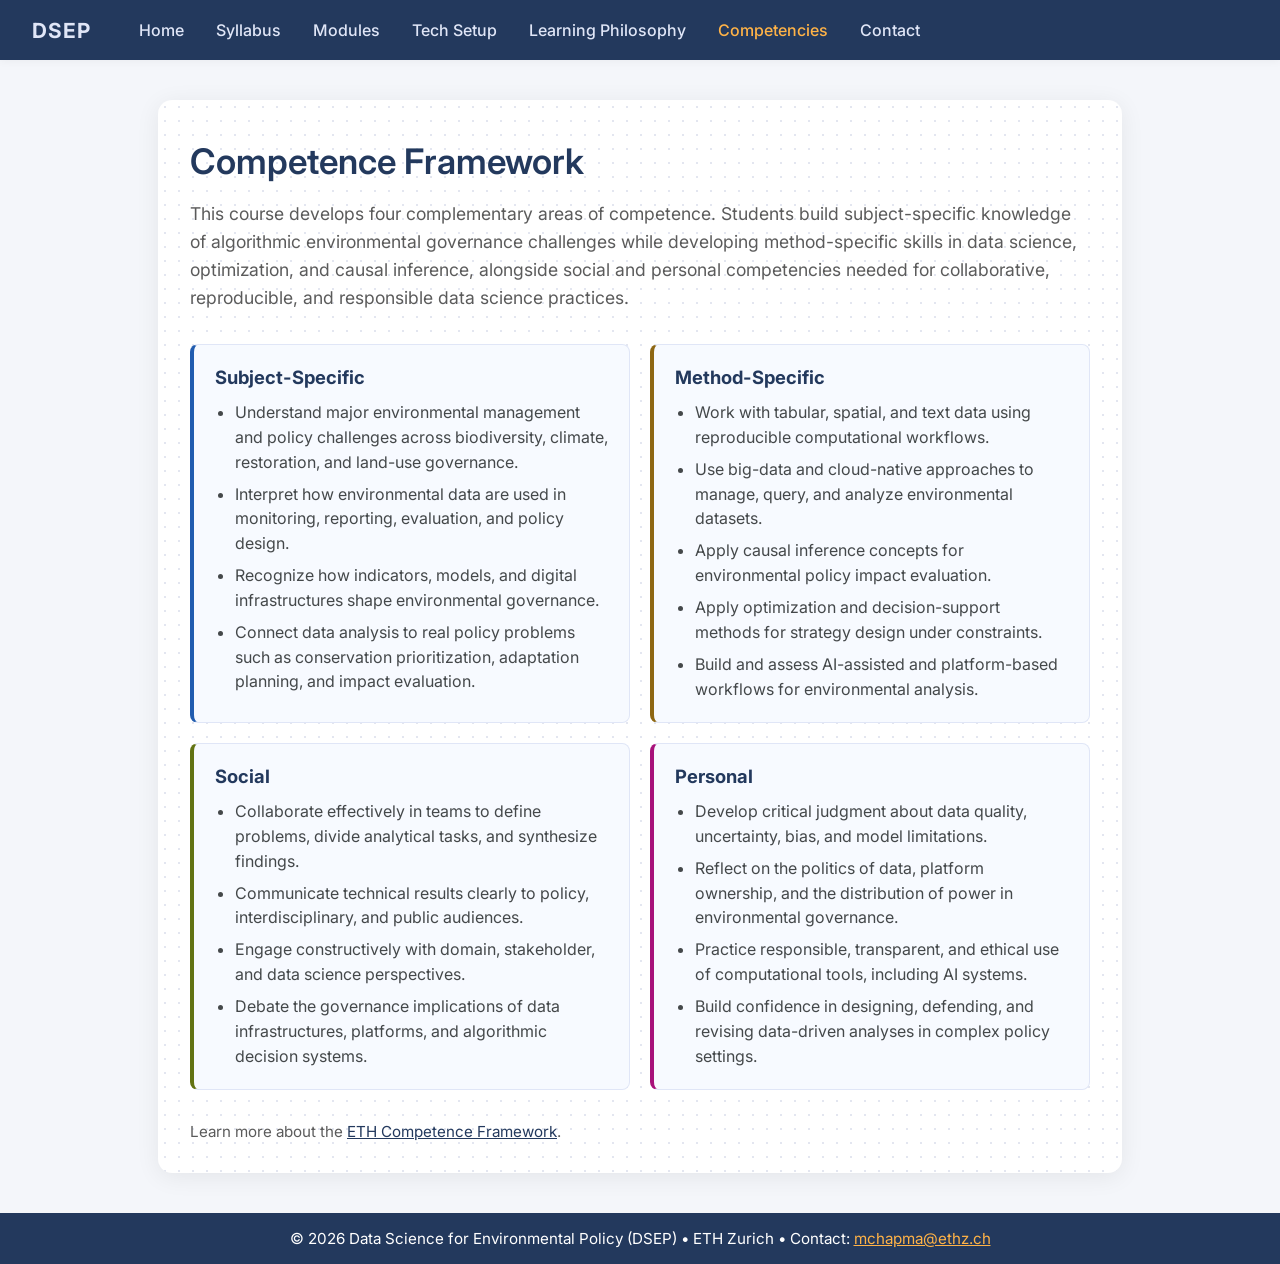
<file: competencies.html>
<!DOCTYPE html>
<html lang="en">
<head>
    <meta charset="UTF-8">
    <meta name="viewport" content="width=device-width, initial-scale=1.0">
    <title>Competencies | DSEP: Data Science for Environmental Policy</title>
    <link href="https://fonts.googleapis.com/css2?family=Inter:wght@400;600&display=swap" rel="stylesheet">
    <style>
        body { font-family: 'Inter', Arial, sans-serif; background: #f7f6f2; margin: 0; color: #111111; }
        .navbar { height: 60px; padding: 0 2rem; display: flex; align-items: center; background: #2f6f4e; box-shadow: 0 2px 8px rgba(0, 0, 0, 0.04); }
        .navbar .logo { color: #ffffff; font-size: 1.3rem; font-weight: 600; letter-spacing: 1px; margin-right: 2rem; text-decoration: none; }
        .navbar ul { display: flex; margin: 0; padding: 0; list-style: none; }
        .navbar li { margin: 0 1rem; }
        .navbar a { color: #ffffff; text-decoration: none; font-size: 1rem; font-weight: 500; }
        .navbar a:hover, .navbar a.active { color: #2f6b3f; }
        .main-content { max-width: 900px; margin: 2.5rem auto 0; padding: 2.5rem 2rem 2rem; background: #fffdf9; border-radius: 14px; box-shadow: 0 4px 24px rgba(0, 0, 0, 0.07); }
        h1 { margin: 0 0 0.5em; color: #2f6f4e; font-size: 2.2rem; font-weight: 600; }
        .intro { margin: 1rem 0 2rem; color: #5b5b5b; font-size: 1.1rem; line-height: 1.6; }
        .kicker { margin: 0 0 0.3rem; color: #a36f2c; font-weight: 600; font-size: 0.95rem; letter-spacing: 0.5px; text-transform: uppercase; }
        .competency-grid { display: grid; grid-template-columns: repeat(2, minmax(0, 1fr)); gap: 1.25rem; }
        .competency-card { padding: 1.3rem; border: 1px solid #d9dfd4; border-left: 4px solid #2f6f4e; border-radius: 8px; background: #ffffff; }
        .competency-card h2 { margin: 0 0 0.75rem; color: #2f6f4e; font-size: 1.15rem; }
        .competency-card ul { margin: 0; padding-left: 1.25rem; color: #44484a; line-height: 1.55; }
        .competency-card li + li { margin-top: 0.45rem; }
        .competency-card.subject { border-left-color: #215caf !important; }
        .competency-card.method { border-left-color: #8e6713 !important; }
        .competency-card.social { border-left-color: #627313 !important; }
        .competency-card.personal { border-left-color: #a7117a !important; }
        .framework-link { margin: 2rem 0 0; color: #5b5b5b; font-size: 0.95rem; }
        footer { margin-top: 2.5rem; padding: 1rem 2rem; background: #2f6f4e; color: #ffffff; text-align: center; font-size: 0.95rem; }
        @media (max-width: 700px) { .navbar { height: auto; padding: 0.75rem 1rem; align-items: flex-start; } .navbar ul { flex-wrap: wrap; gap: 0.5rem 0; } .navbar li { margin: 0 0.5rem; } .main-content { margin: 1.25rem 0.75rem 0; padding: 1.25rem; } .competency-grid { grid-template-columns: 1fr; } }
    </style>
    <link href="old-dsep-theme.css" rel="stylesheet">
</head>
<body>
    <nav class="navbar">
        <a class="logo" href="index.html" aria-label="DSEP home"><strong>DSEP</strong></a>
        <ul>
            <li><a href="index.html">Home</a></li>
            <li><a href="syllabus.html">Syllabus</a></li>
            <li><a href="modules.html">Modules</a></li>
            <li><a href="tech.html">Tech Setup</a></li>
            <li><a href="learning-philosophy.html">Learning Philosophy</a></li>
            <li><a href="competencies.html" class="active">Competencies</a></li>
            <li><a href="contact.html">Contact</a></li>
        </ul>
    </nav>
    <main class="main-content">
        <h1>Competence Framework</h1>
        <p class="intro">This course develops four complementary areas of competence. Students build subject-specific knowledge of algorithmic environmental governance challenges while developing method-specific skills in data science, optimization, and causal inference, alongside social and personal competencies needed for collaborative, reproducible, and responsible data science practices.</p>
        <section class="competency-grid" aria-label="Course competency areas">
            <article class="competency-card subject"><h2>Subject-Specific</h2><ul><li>Understand major environmental management and policy challenges across biodiversity, climate, restoration, and land-use governance.</li><li>Interpret how environmental data are used in monitoring, reporting, evaluation, and policy design.</li><li>Recognize how indicators, models, and digital infrastructures shape environmental governance.</li><li>Connect data analysis to real policy problems such as conservation prioritization, adaptation planning, and impact evaluation.</li></ul></article>
            <article class="competency-card method"><h2>Method-Specific</h2><ul><li>Work with tabular, spatial, and text data using reproducible computational workflows.</li><li>Use big-data and cloud-native approaches to manage, query, and analyze environmental datasets.</li><li>Apply causal inference concepts for environmental policy impact evaluation.</li><li>Apply optimization and decision-support methods for strategy design under constraints.</li><li>Build and assess AI-assisted and platform-based workflows for environmental analysis.</li></ul></article>
            <article class="competency-card social"><h2>Social</h2><ul><li>Collaborate effectively in teams to define problems, divide analytical tasks, and synthesize findings.</li><li>Communicate technical results clearly to policy, interdisciplinary, and public audiences.</li><li>Engage constructively with domain, stakeholder, and data science perspectives.</li><li>Debate the governance implications of data infrastructures, platforms, and algorithmic decision systems.</li></ul></article>
            <article class="competency-card personal"><h2>Personal</h2><ul><li>Develop critical judgment about data quality, uncertainty, bias, and model limitations.</li><li>Reflect on the politics of data, platform ownership, and the distribution of power in environmental governance.</li><li>Practice responsible, transparent, and ethical use of computational tools, including AI systems.</li><li>Build confidence in designing, defending, and revising data-driven analyses in complex policy settings.</li></ul></article>
        </section>
        <p class="framework-link">Learn more about the <a href="https://ethz.ch/students/en/studies/eth-competencies-for-students.html" target="_blank" rel="noopener noreferrer">ETH Competence Framework</a>.</p>
    </main>
    <footer>&copy; 2026 Data Science for Environmental Policy (DSEP) &bull; ETH Zurich &bull; Contact: <a class="site-footer-link" href="mailto:mchapma@ethz.ch">mchapma@ethz.ch</a></footer>
</body>
</html>
</file>
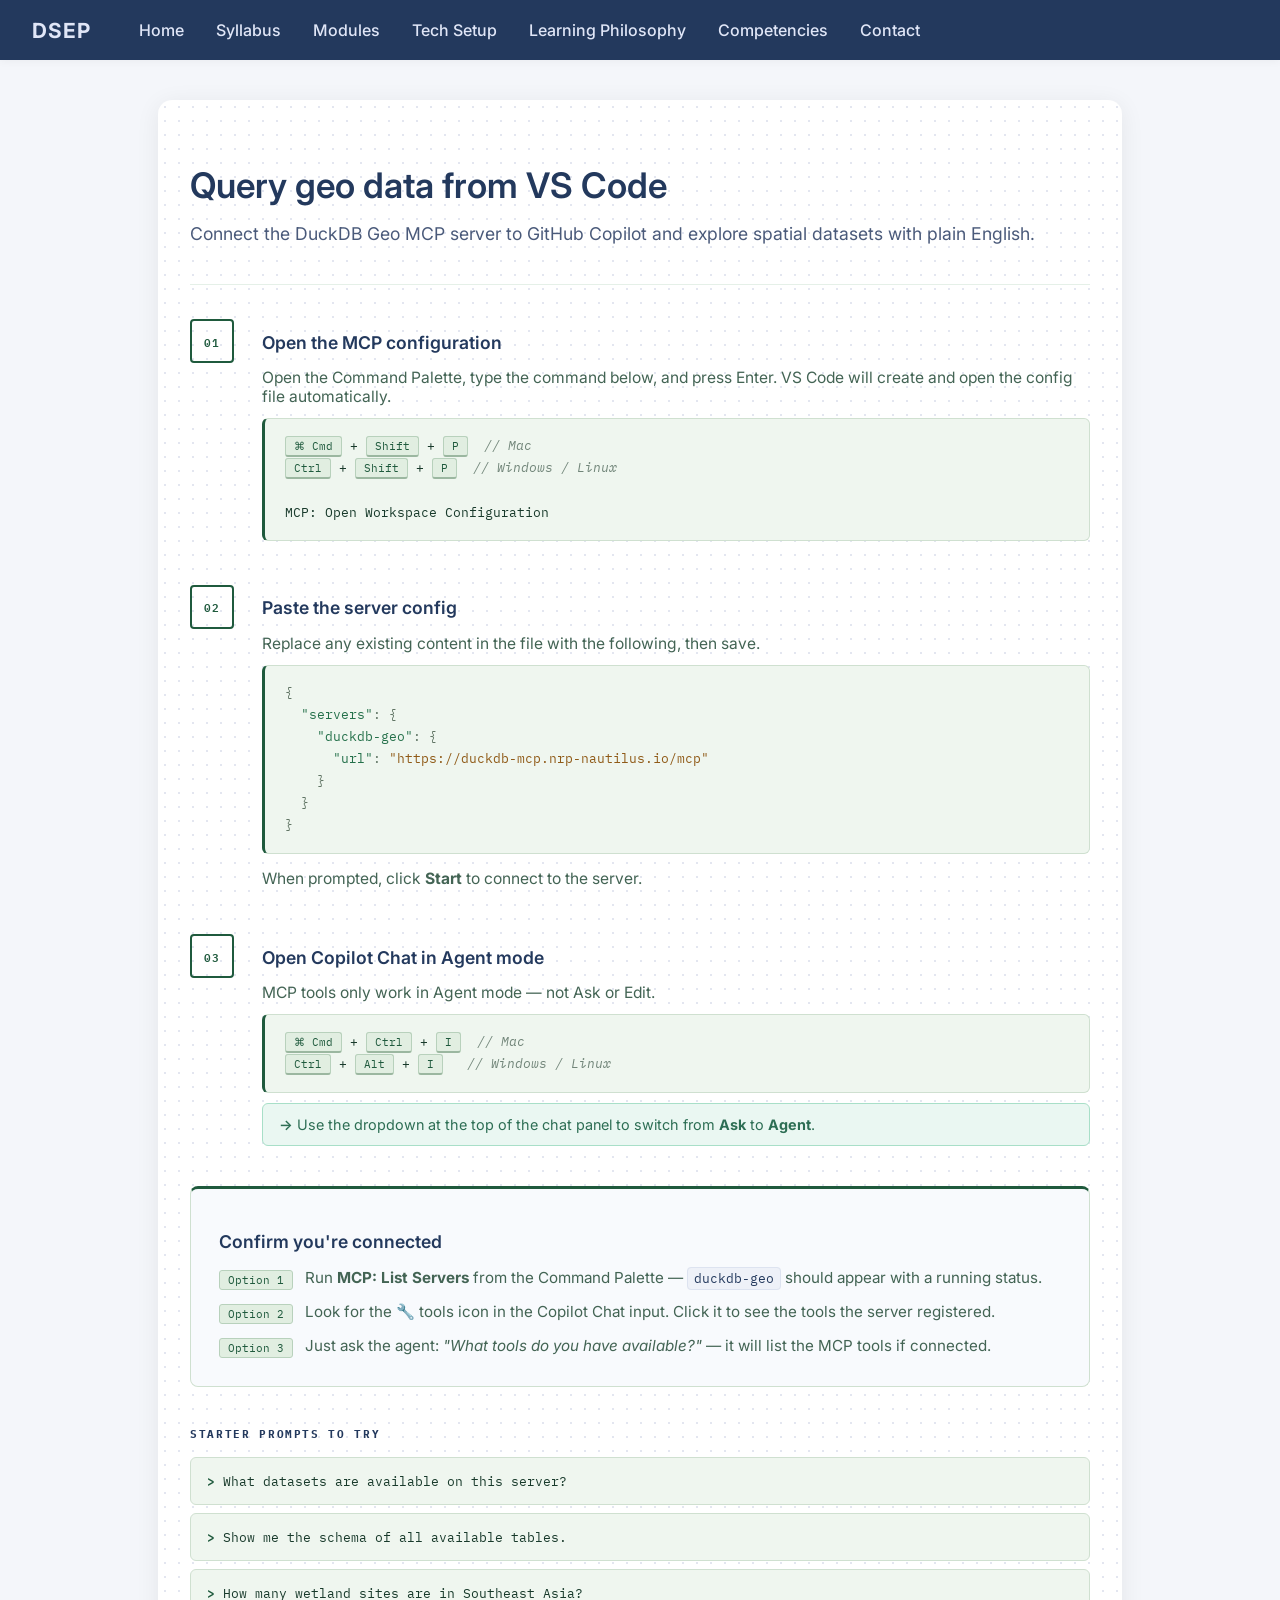
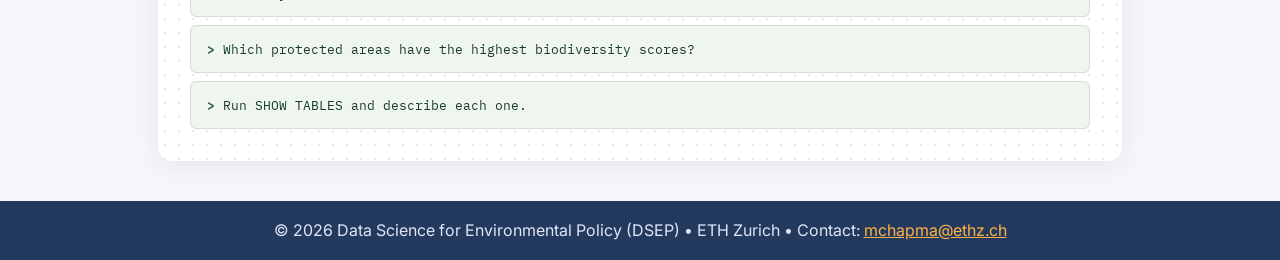
<file: duckdb-setup.html>
<!DOCTYPE html>
<html lang="en">
<head>
    <meta charset="UTF-8">
    <meta name="viewport" content="width=device-width, initial-scale=1.0">
    <title>DuckDB Geo MCP — Setup Guide</title>
    <link href="https://fonts.googleapis.com/css2?family=Inter:wght@400;600&family=IBM+Plex+Mono:wght@400;600&display=swap" rel="stylesheet">
    <style>
        body { font-family: 'Inter', Arial, sans-serif; background: #f3f7f1; margin: 0; padding: 0; color: #183a2b; }
        .navbar { background: #1f5a3d; padding: 0 2rem; display: flex; align-items: center; height: 60px; box-shadow: 0 2px 8px rgba(0,0,0,0.04); }
        .navbar .logo { color: #fff; font-size: 1.3rem; font-weight: 600; letter-spacing: 1px; margin-right: 2rem; text-decoration: none; }
        .navbar ul { list-style: none; display: flex; margin: 0; padding: 0; }
        .navbar li { margin: 0 1rem; }
        .navbar a { color: #e5f0e8; text-decoration: none; font-weight: 500; font-size: 1rem; transition: color 0.2s; }
        .navbar a:hover, .navbar a.active { color: #b8d66a; }
        .main-content { max-width: 900px; margin: 2.5rem auto 0 auto; background: #fff; border-radius: 14px; box-shadow: 0 4px 24px rgba(0,0,0,0.07); padding: 2.5rem 2rem 2rem 2rem; }
        h1 { font-size: 2.2rem; font-weight: 600; margin-bottom: 0.5em; color: #1f5a3d; }
        .subtitle { color: #436454; font-size: 1.1rem; margin-bottom: 2.5rem; }
        @media (max-width: 700px) { .main-content { padding: 1.2rem 0.5rem; } }

        /* Steps */
        .steps { display: flex; flex-direction: column; gap: 2rem; margin-top: 1.5rem; }
        .step { display: grid; grid-template-columns: 52px 1fr; gap: 0 1.25rem; align-items: start; }
        .step-num {
            font-family: 'IBM Plex Mono', monospace;
            font-size: 11px; font-weight: 600; letter-spacing: 0.1em;
            color: #1f5a3d; border: 2px solid #1f5a3d;
            width: 40px; height: 40px;
            display: flex; align-items: center; justify-content: center;
            margin-top: 2px; flex-shrink: 0; border-radius: 4px;
        }
        .step-body h2 { font-size: 1.1rem; font-weight: 600; color: #1f5a3d; margin-bottom: 0.4rem; }
        .step-body p { color: #436454; margin-bottom: 0.75rem; font-size: 0.975rem; }

        /* Code blocks */
        .code-block {
            background: #eff6ef;
            border: 1px solid #cfe0d0;
            border-left: 3px solid #1f5a3d;
            border-radius: 6px;
            padding: 16px 20px;
            margin-bottom: 10px;
            overflow-x: auto;
        }
        .code-block pre {
            font-family: 'IBM Plex Mono', monospace;
            font-size: 13px; line-height: 1.7;
            color: #183a2b; white-space: pre; margin: 0;
        }
        .token-key   { color: #24704a; }
        .token-str   { color: #8f5a17; }
        .token-punct { color: #617565; }
        .token-comment { color: #718579; font-style: italic; }

        /* Inline code */
        code {
            font-family: 'IBM Plex Mono', monospace;
            font-size: 0.85em;
            background: #edf5ed;
            border: 1px solid #cfe0d0;
            padding: 2px 6px;
            border-radius: 4px;
            color: #1f5a3d;
        }

        /* Keyboard shortcuts */
        kbd {
            font-family: 'IBM Plex Mono', monospace;
            font-size: 11px;
            background: #e1eee1;
            border: 1px solid #b8d1bc;
            border-bottom: 2px solid #9bb7a0;
            padding: 2px 8px;
            border-radius: 3px;
            color: #1f5a3d;
            white-space: nowrap;
        }

        /* Tip box */
        .tip {
            background: #eaf7f2;
            border: 1px solid #a8dfc8;
            border-radius: 6px;
            padding: 12px 16px;
            margin-top: 10px;
            font-size: 0.9rem;
            color: #2d6e54;
        }
        .tip::before { content: '→ '; font-weight: 600; }

        /* Verify box */
        .verify {
            margin-top: 2.5rem;
            background: #f8fafd;
            border: 1px solid #cfe0d0;
            border-top: 3px solid #1f5a3d;
            border-radius: 8px;
            padding: 1.75rem;
        }
        .verify h2 { font-size: 1.1rem; font-weight: 600; color: #1f5a3d; margin-bottom: 1rem; }
        .checks { display: flex; flex-direction: column; gap: 12px; }
        .check { display: flex; gap: 12px; align-items: flex-start; font-size: 0.95rem; color: #436454; }
        .check-label {
            font-family: 'IBM Plex Mono', monospace;
            font-size: 11px; color: #1f5a3d;
            background: #e1eee1; border: 1px solid #b8d1bc;
            padding: 2px 8px; white-space: nowrap;
            margin-top: 2px; flex-shrink: 0; border-radius: 3px;
        }

        /* Starter queries */
        .queries { margin-top: 2.5rem; }
        .queries h2 {
            font-family: 'IBM Plex Mono', monospace;
            font-size: 11px; letter-spacing: 0.15em;
            text-transform: uppercase; color: #617565; margin-bottom: 1rem;
        }
        .query-list { display: flex; flex-direction: column; gap: 8px; }
        .query-item {
            background: #eff6ef; border: 1px solid #cfe0d0;
            padding: 12px 16px; font-family: 'IBM Plex Mono', monospace;
            font-size: 13px; color: #183a2b; border-radius: 6px;
            transition: border-color 0.15s;
        }
        .query-item:hover { border-color: #1f5a3d; }
        .query-item::before { content: '> '; color: #1f5a3d; font-weight: 600; }

        @media (max-width: 500px) {
            .step { grid-template-columns: 1fr; }
            .step-num { margin-bottom: 8px; }
        }
    </style>
    <style>
        body { background: #f7f6f2; color: #111111; }
        .navbar { background: #2f6f4e; }
        .navbar a { color: #ffffff; }
        .navbar a:hover, .navbar a.active { color: #2f6b3f; }
        h1, h2, h3 { color: #2f6f4e !important; }
        .subtitle { color: #5b5b5b !important; }
        .main-content { background: #fffdf9; }
        [style*="color:#1f5a3d"] { color: #2f6f4e !important; }
        [style*="color:#436454"] { color: #5b5b5b !important; }
        [style*="color:#385246"] { color: #44484a !important; }
        [style*="background:#f3f7f1"] { background: #f7f6f2 !important; }
        [style*="background:#e5f0e8"] { background: #ffffff !important; }
        [style*="background:#edf5ed"] { background: #f7f6f2 !important; }
        [style*="background:#f8fafd"] { background: #ffffff !important; }
    </style>
    <link href="old-dsep-theme.css" rel="stylesheet">
</head>
<body>
    <nav class="navbar">
        <a class="logo" href="index.html" aria-label="Home"><strong>DSEP</strong></a>
        <ul>
            <li><a href="index.html">Home</a></li>
            <li><a href="syllabus.html">Syllabus</a></li>
            <li><a href="modules.html">Modules</a></li>
            <li><a href="tech.html">Tech Setup</a></li>
            <li><a href="learning-philosophy.html">Learning Philosophy</a></li>
            <li><a href="competencies.html">Competencies</a></li>
            <li><a href="contact.html">Contact</a></li>
        </ul>
    </nav>
    <div class="main-content">
        <h1>Query geo data from VS Code</h1>
        <p class="subtitle">Connect the DuckDB Geo MCP server to GitHub Copilot and explore spatial datasets with plain English.</p>
        <hr style="margin: 0 0 2rem 0; border: none; border-top: 1.5px solid #e5f0e8;">

        <div class="steps">

            <!-- Step 1 -->
            <div class="step">
                <div class="step-num">01</div>
                <div class="step-body">
                    <h2>Open the MCP configuration</h2>
                    <p>Open the Command Palette, type the command below, and press Enter. VS Code will create and open the config file automatically.</p>
                    <div class="code-block">
                        <pre><kbd>⌘ Cmd</kbd> + <kbd>Shift</kbd> + <kbd>P</kbd>  <span class="token-comment">// Mac</span>
<kbd>Ctrl</kbd> + <kbd>Shift</kbd> + <kbd>P</kbd>  <span class="token-comment">// Windows / Linux</span>

MCP: Open Workspace Configuration</pre>
                    </div>
                </div>
            </div>

            <!-- Step 2 -->
            <div class="step">
                <div class="step-num">02</div>
                <div class="step-body">
                    <h2>Paste the server config</h2>
                    <p>Replace any existing content in the file with the following, then save.</p>
                    <div class="code-block">
<pre><span class="token-punct">{</span>
  <span class="token-key">"servers"</span><span class="token-punct">:</span> <span class="token-punct">{</span>
    <span class="token-key">"duckdb-geo"</span><span class="token-punct">:</span> <span class="token-punct">{</span>
      <span class="token-key">"url"</span><span class="token-punct">:</span> <span class="token-str">"https://duckdb-mcp.nrp-nautilus.io/mcp"</span>
    <span class="token-punct">}</span>
  <span class="token-punct">}</span>
<span class="token-punct">}</span></pre>
                    </div>
                    <p>When prompted, click <strong>Start</strong> to connect to the server.</p>
                </div>
            </div>

            <!-- Step 3 -->
            <div class="step">
                <div class="step-num">03</div>
                <div class="step-body">
                    <h2>Open Copilot Chat in Agent mode</h2>
                    <p>MCP tools only work in Agent mode — not Ask or Edit.</p>
                    <div class="code-block">
                        <pre><kbd>⌘ Cmd</kbd> + <kbd>Ctrl</kbd> + <kbd>I</kbd>  <span class="token-comment">// Mac</span>
<kbd>Ctrl</kbd> + <kbd>Alt</kbd> + <kbd>I</kbd>   <span class="token-comment">// Windows / Linux</span></pre>
                    </div>
                    <div class="tip">Use the dropdown at the top of the chat panel to switch from <strong>Ask</strong> to <strong>Agent</strong>.</div>
                </div>
            </div>

        </div><!-- /steps -->

        <!-- Verify connection -->
        <div class="verify">
            <h2>Confirm you're connected</h2>
            <div class="checks">
                <div class="check">
                    <span class="check-label">Option 1</span>
                    <span>Run <strong>MCP: List Servers</strong> from the Command Palette — <code>duckdb-geo</code> should appear with a running status.</span>
                </div>
                <div class="check">
                    <span class="check-label">Option 2</span>
                    <span>Look for the 🔧 tools icon in the Copilot Chat input. Click it to see the tools the server registered.</span>
                </div>
                <div class="check">
                    <span class="check-label">Option 3</span>
                    <span>Just ask the agent: <em>"What tools do you have available?"</em> — it will list the MCP tools if connected.</span>
                </div>
            </div>
        </div>

        <!-- Starter queries -->
        <div class="queries">
            <h2>Starter prompts to try</h2>
            <div class="query-list">
                <div class="query-item">What datasets are available on this server?</div>
                <div class="query-item">Show me the schema of all available tables.</div>
                <div class="query-item">How many wetland sites are in Southeast Asia?</div>
                <div class="query-item">Which protected areas have the highest biodiversity scores?</div>
                <div class="query-item">Run SHOW TABLES and describe each one.</div>
            </div>
        </div>

    </div>
    <footer style="background:#23395d;color:#e0e6f7;padding:1.2rem 0;text-align:center;font-size:1rem;margin-top:2.5rem;">
        &copy; 2026 Data Science for Environmental Policy (DSEP) &bull; ETH Zurich &bull; Contact: <a class="site-footer-link" href="mailto:mchapma@ethz.ch">mchapma@ethz.ch</a>
    </footer>
</body>
</html>
</file>
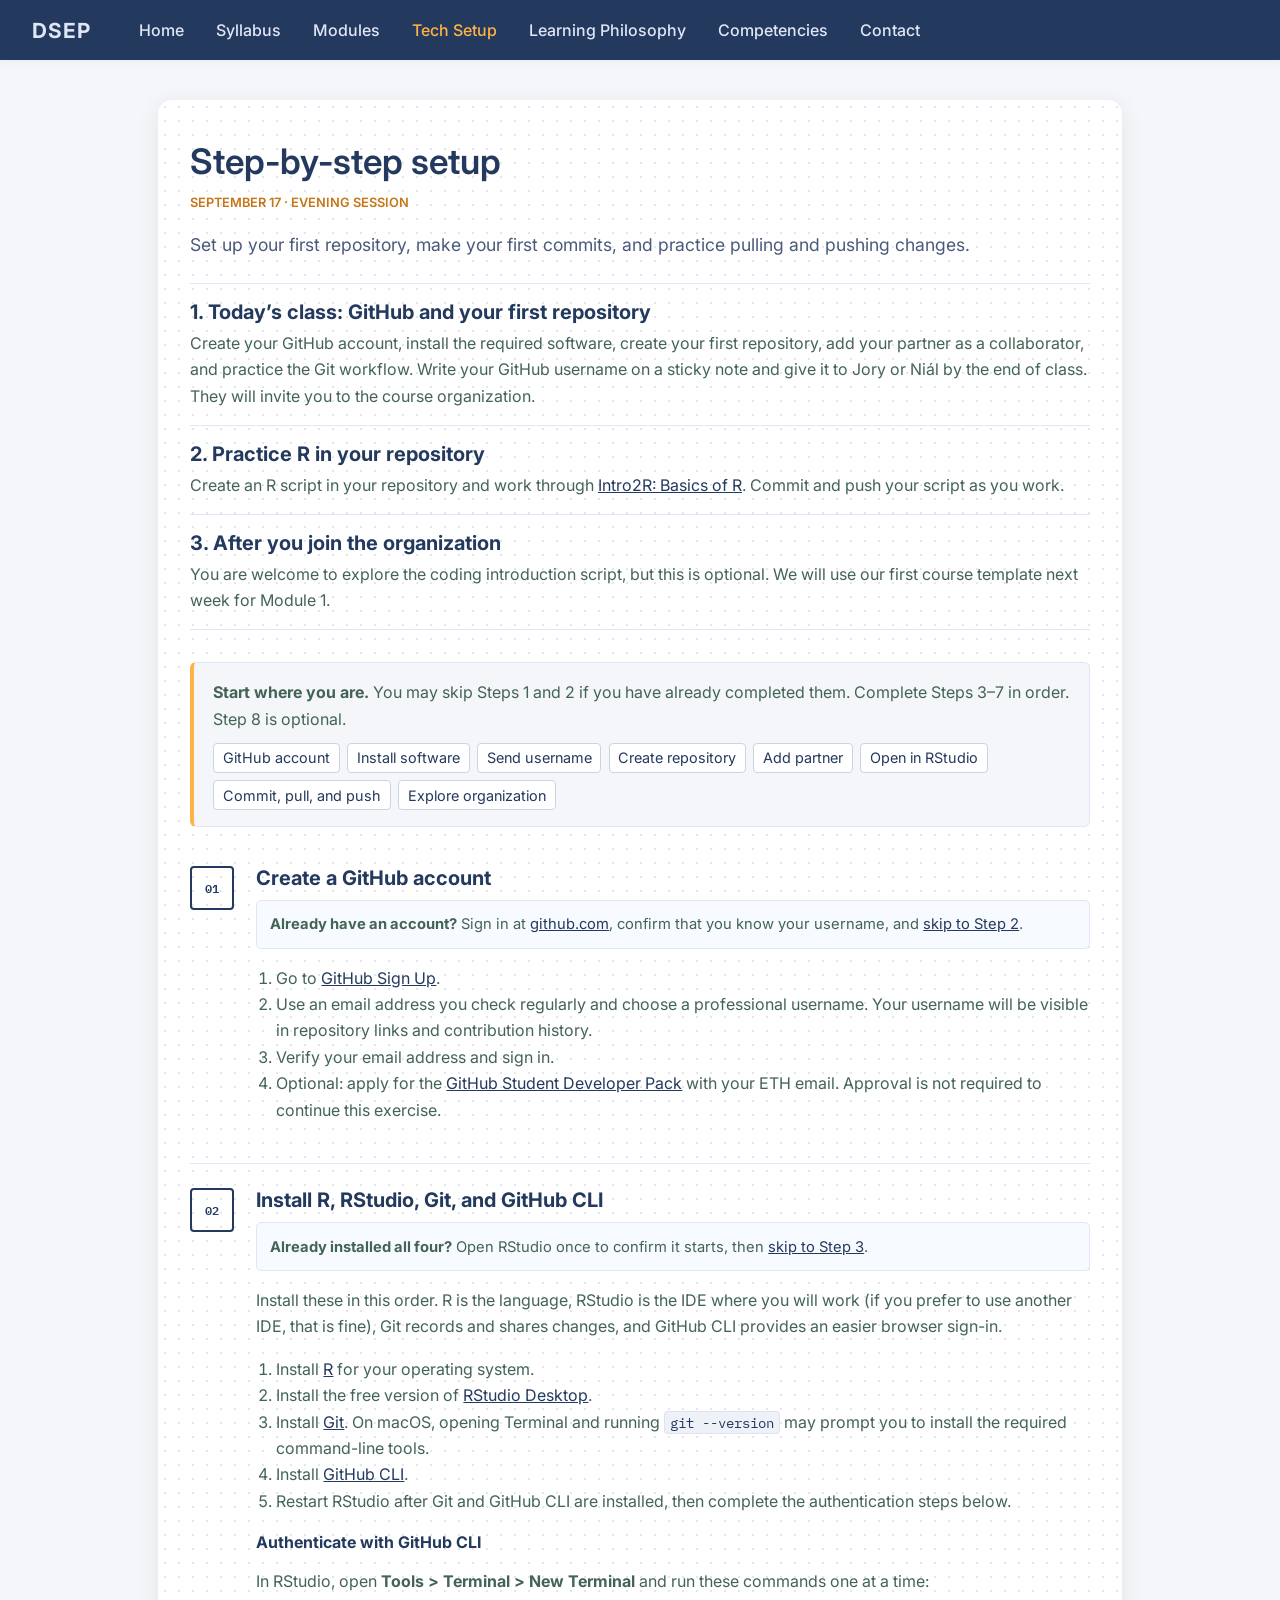
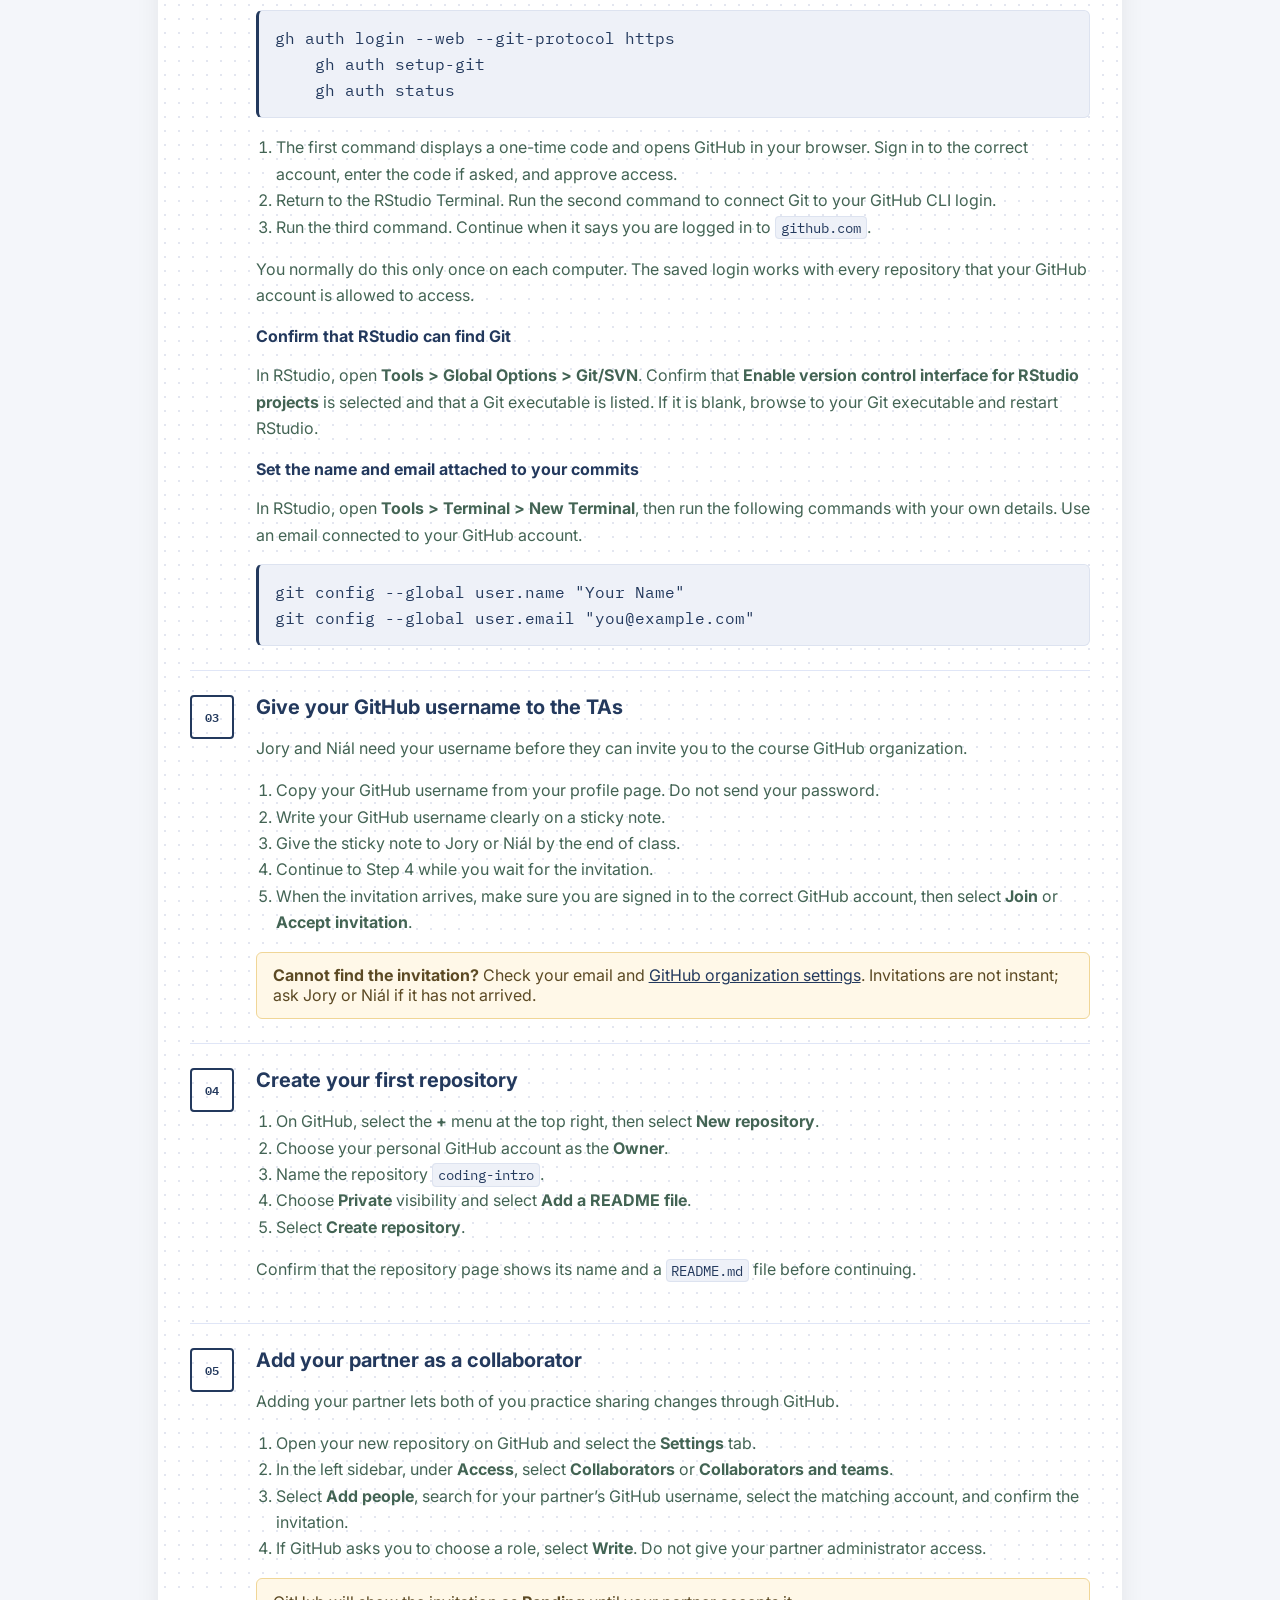
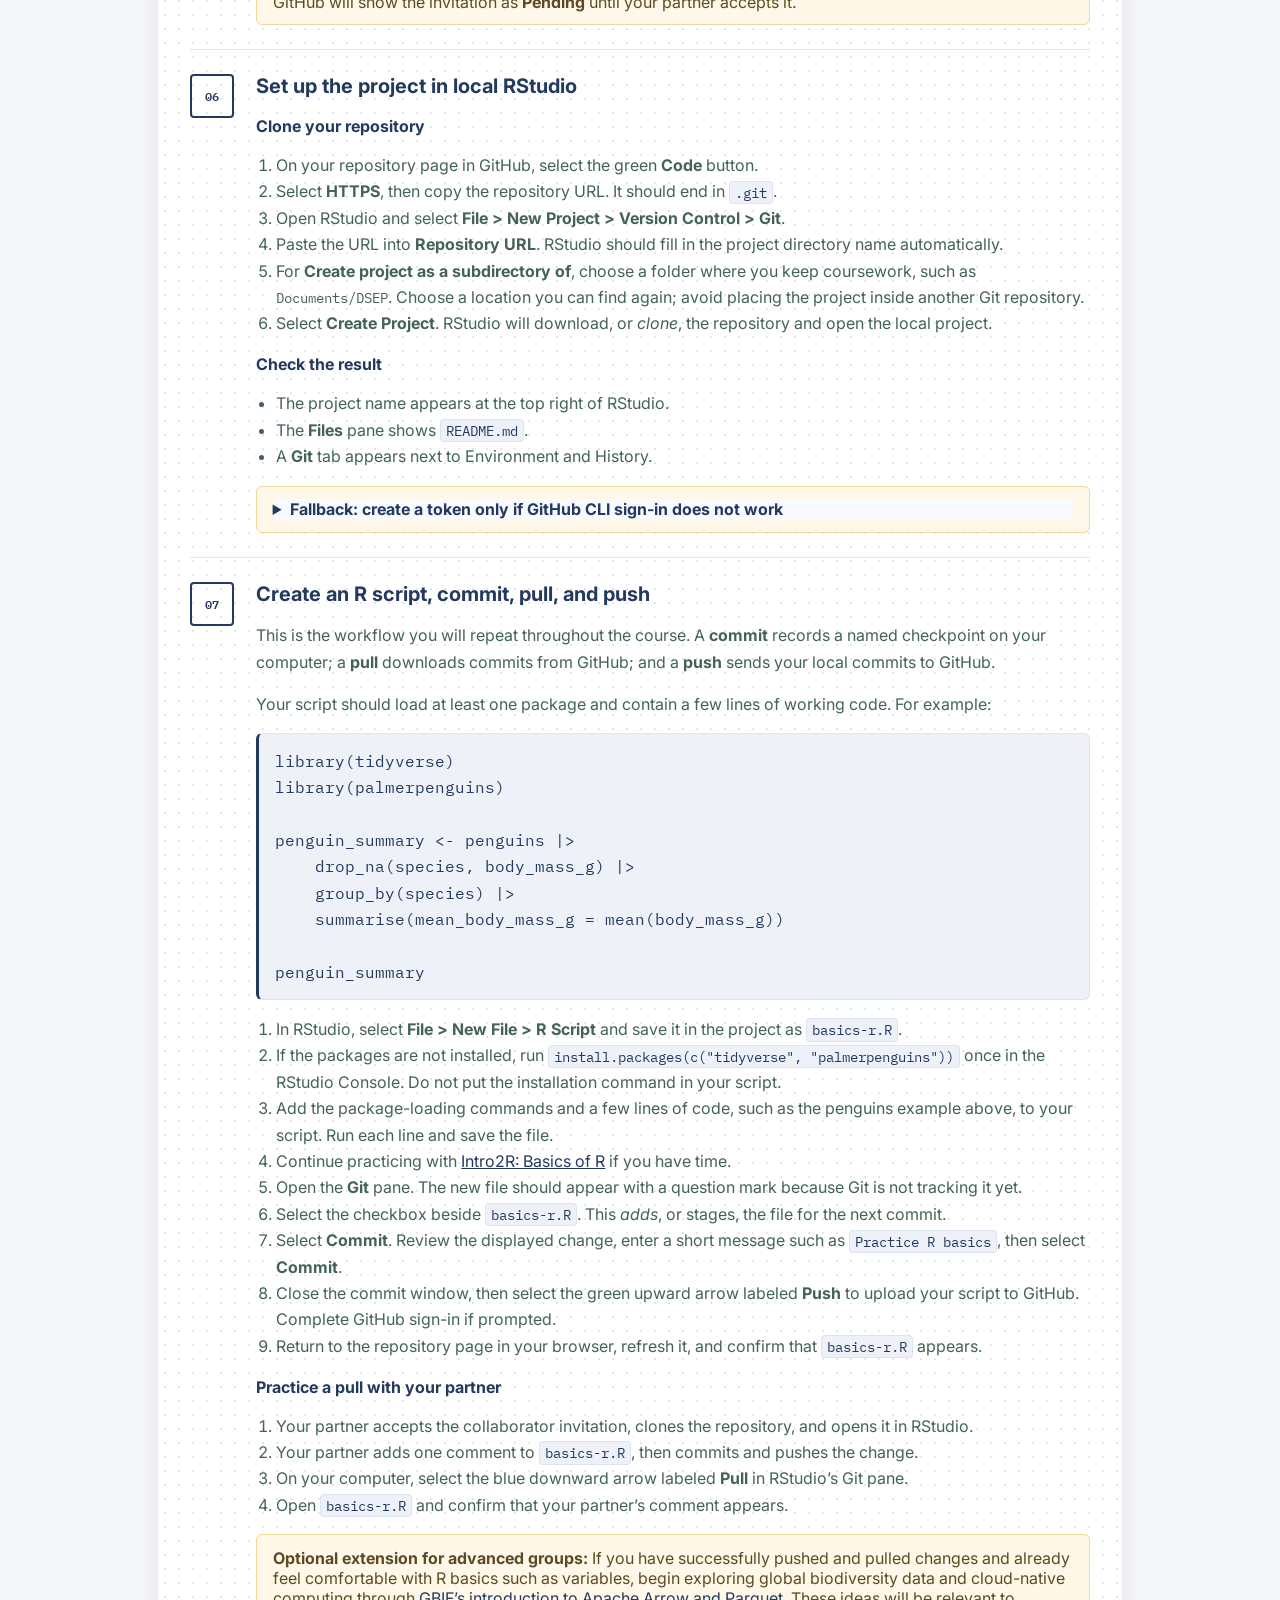
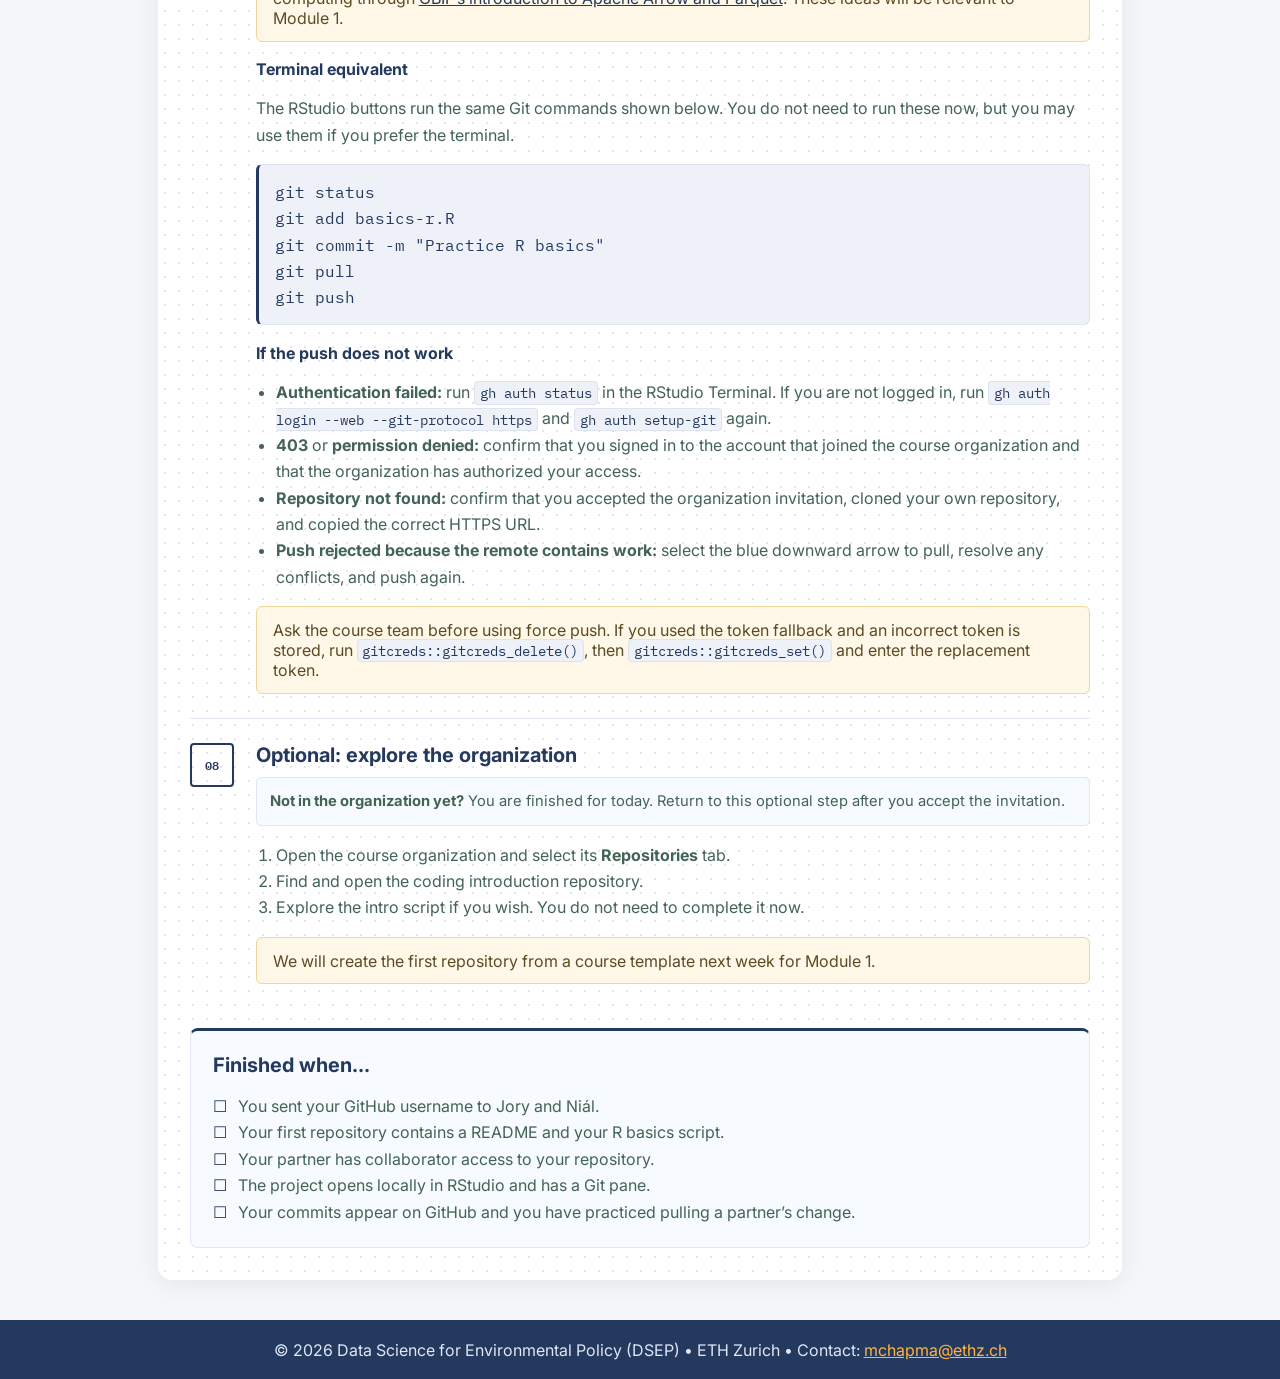
<file: github-rstudio-workflow.html>
<!DOCTYPE html>
<html lang="en">
<head>
    <meta charset="UTF-8">
    <meta name="viewport" content="width=device-width, initial-scale=1.0">
    <title>DSEP: Step-by-step setup</title>
    <link href="https://fonts.googleapis.com/css2?family=Inter:wght@400;600&family=IBM+Plex+Mono:wght@400;600&display=swap" rel="stylesheet">
    <style>
        body { font-family: 'Inter', Arial, sans-serif; background: #f3f7f1; margin: 0; padding: 0; color: #183a2b; }
        .navbar { background: #1f5a3d; padding: 0 2rem; display: flex; align-items: center; height: 60px; box-shadow: 0 2px 8px rgba(0,0,0,0.04); }
        .navbar .logo { color: #fff; font-size: 1.3rem; font-weight: 600; letter-spacing: 1px; margin-right: 2rem; text-decoration: none; }
        .navbar ul { list-style: none; display: flex; margin: 0; padding: 0; }
        .navbar li { margin: 0 1rem; }
        .navbar a { color: #e5f0e8; text-decoration: none; font-weight: 500; font-size: 1rem; }
        .navbar a:hover, .navbar a.active { color: #b8d66a; }
        .main-content { max-width: 900px; margin: 2.5rem auto 0; background: #fff; border-radius: 14px; box-shadow: 0 4px 24px rgba(0,0,0,0.07); padding: 2.5rem 2rem 2rem; }
        h1 { color: #1f5a3d; font-size: 2.2rem; font-weight: 600; margin: 0 0 0.5em; }
        h2 { color: #1f5a3d; font-size: 1.25rem; margin: 0 0 0.65rem; }
        h3 { color: #1f5a3d; font-size: 1rem; margin: 1.1rem 0 0.45rem; }
        p, li { color: #436454; line-height: 1.65; }
        a { color: #1f5a3d; }
        .session-meta { color: #c67616; font-size: 0.8rem; font-weight: 600; text-transform: uppercase; margin: -0.5rem 0 0.5rem; }
        .subtitle { color: #436454; font-size: 1.1rem; margin-bottom: 1.5rem; }
        .route { background: #f4f6fa; border: 1px solid #e0e6f7; border-left: 4px solid #ffb347; border-radius: 6px; padding: 1rem 1.2rem; margin-bottom: 2rem; }
        .route p { margin: 0 0 0.65rem; }
        .route p:last-child { margin-bottom: 0; }
        .jump-links { display: flex; flex-wrap: wrap; gap: 0.45rem; }
        .jump-links a { background: #fff; border: 1px solid #cbd4e5; border-radius: 4px; padding: 0.35rem 0.55rem; text-decoration: none; font-size: 0.9rem; }
        .class-plan { margin-bottom: 2rem; }
        .class-plan section { border-top: 1px solid #e0e6f7; padding: 1rem 0; }
        .class-plan section:last-child { border-bottom: 1px solid #e0e6f7; }
        .class-plan h2 { margin-bottom: 0.35rem; }
        .class-plan p { margin: 0; }
        .steps { display: flex; flex-direction: column; gap: 1.1rem; }
        .step { display: grid; grid-template-columns: 48px minmax(0, 1fr); gap: 0 1.1rem; border-bottom: 1px solid #e0e6f7; padding: 0.4rem 0 1.5rem; scroll-margin-top: 1rem; }
        .step:last-child { border-bottom: 0; }
        .step-num { font-family: 'IBM Plex Mono', monospace; font-size: 0.75rem; font-weight: 600; color: #23395d; border: 2px solid #23395d; border-radius: 4px; width: 40px; height: 40px; display: flex; align-items: center; justify-content: center; }
        .step-body > :first-child { margin-top: 0; }
        .step-body ol, .step-body ul { padding-left: 1.3rem; }
        .skip { background: #f7faff; border: 1px solid #e0e6f7; border-radius: 5px; padding: 0.7rem 0.85rem; margin: 0 0 1rem; font-size: 0.92rem; }
        .path { font-family: 'IBM Plex Mono', monospace; font-size: 0.9em; }
        code { font-family: 'IBM Plex Mono', monospace; font-size: 0.87em; background: #eef1f8; border: 1px solid #dde3f0; border-radius: 4px; padding: 0.1rem 0.3rem; color: #23395d; }
        .code-block { background: #eef1f8; border: 1px solid #dde3f0; border-left: 3px solid #23395d; border-radius: 6px; padding: 0.85rem 1rem; overflow-x: auto; }
        .code-block pre { font-family: 'IBM Plex Mono', monospace; color: #23395d; line-height: 1.65; margin: 0; }
        .note { background: #fff8e8; border: 1px solid #f0d697; border-radius: 6px; padding: 0.8rem 1rem; margin-top: 0.85rem; color: #5c4a24; }
        .note summary { cursor: pointer; }
        .checklist { background: #f7faff; border: 1px solid #e0e6f7; border-top: 3px solid #23395d; border-radius: 8px; padding: 1.4rem; margin-top: 1.2rem; }
        .checklist ul { list-style: none; padding: 0; margin-bottom: 0; }
        .checklist li::before { content: '\2610'; color: #23395d; margin-right: 0.65rem; }
        @media (max-width: 700px) { .navbar { height: auto; padding: 0.75rem 1rem; align-items: flex-start; } .navbar ul { flex-wrap: wrap; gap: 0.5rem 0; } .navbar li { margin: 0 0.5rem; } .main-content { margin: 1.25rem 0.75rem 0; padding: 1.25rem; } }
        @media (max-width: 500px) { .step { grid-template-columns: 1fr; } .step-num { margin-bottom: 0.7rem; } }
    </style>
    <link href="old-dsep-theme.css" rel="stylesheet">
</head>
<body>
    <nav class="navbar">
        <a class="logo" href="index.html" aria-label="Home"><strong>DSEP</strong></a>
        <ul>
            <li><a href="index.html">Home</a></li>
            <li><a href="syllabus.html">Syllabus</a></li>
            <li><a href="modules.html">Modules</a></li>
            <li><a href="tech.html" class="active">Tech Setup</a></li>
            <li><a href="learning-philosophy.html">Learning Philosophy</a></li>
            <li><a href="competencies.html">Competencies</a></li>
            <li><a href="contact.html">Contact</a></li>
        </ul>
    </nav>
    <main class="main-content">
        <h1>Step-by-step setup</h1>
        <p class="session-meta">September 17 &middot; Evening session</p>
        <p class="subtitle">Set up your first repository, make your first commits, and practice pulling and pushing changes.</p>

        <div class="class-plan">
            <section>
                <h2>1. Today&rsquo;s class: GitHub and your first repository</h2>
                <p>Create your GitHub account, install the required software, create your first repository, add your partner as a collaborator, and practice the Git workflow. Write your GitHub username on a sticky note and give it to Jory or Ni&aacute;l by the end of class. They will invite you to the course organization.</p>
            </section>
            <section>
                <h2>2. Practice R in your repository</h2>
                <p>Create an R script in your repository and work through <a href="https://intro2r.com/basics_r.html" target="_blank" rel="noopener noreferrer">Intro2R: Basics of R</a>. Commit and push your script as you work.</p>
            </section>
            <section>
                <h2>3. After you join the organization</h2>
                <p>You are welcome to explore the coding introduction script, but this is optional. We will use our first course template next week for Module 1.</p>
            </section>
        </div>

        <div class="route">
            <p><strong>Start where you are.</strong> You may skip Steps 1 and 2 if you have already completed them. Complete Steps 3&ndash;7 in order. Step 8 is optional.</p>
            <div class="jump-links" aria-label="Jump to a setup step">
                <a href="#account">GitHub account</a>
                <a href="#software">Install software</a>
                <a href="#organization">Send username</a>
                <a href="#template">Create repository</a>
                <a href="#collaborators">Add partner</a>
                <a href="#rstudio">Open in RStudio</a>
                <a href="#workflow">Commit, pull, and push</a>
                <a href="#explore-organization">Explore organization</a>
            </div>
        </div>

        <div class="steps">
            <section class="step" id="account">
                <div class="step-num">01</div>
                <div class="step-body">
                    <h2>Create a GitHub account</h2>
                    <p class="skip"><strong>Already have an account?</strong> Sign in at <a href="https://github.com/login" target="_blank" rel="noopener noreferrer">github.com</a>, confirm that you know your username, and <a href="#software">skip to Step 2</a>.</p>
                    <ol>
                        <li>Go to <a href="https://github.com/signup" target="_blank" rel="noopener noreferrer">GitHub Sign Up</a>.</li>
                        <li>Use an email address you check regularly and choose a professional username. Your username will be visible in repository links and contribution history.</li>
                        <li>Verify your email address and sign in.</li>
                        <li>Optional: apply for the <a href="https://education.github.com/pack" target="_blank" rel="noopener noreferrer">GitHub Student Developer Pack</a> with your ETH email. Approval is not required to continue this exercise.</li>
                    </ol>
                </div>
            </section>

            <section class="step" id="software">
                <div class="step-num">02</div>
                <div class="step-body">
                    <h2>Install R, RStudio, Git, and GitHub CLI</h2>
                    <p class="skip"><strong>Already installed all four?</strong> Open RStudio once to confirm it starts, then <a href="#organization">skip to Step 3</a>.</p>
                    <p>Install these in this order. R is the language, RStudio is the IDE where you will work (if you prefer to use another IDE, that is fine), Git records and shares changes, and GitHub CLI provides an easier browser sign-in.</p>
                    <ol>
                        <li>Install <a href="https://cran.r-project.org/" target="_blank" rel="noopener noreferrer">R</a> for your operating system.</li>
                        <li>Install the free version of <a href="https://posit.co/download/rstudio-desktop/" target="_blank" rel="noopener noreferrer">RStudio Desktop</a>.</li>
                        <li>Install <a href="https://git-scm.com/downloads" target="_blank" rel="noopener noreferrer">Git</a>. On macOS, opening Terminal and running <code>git --version</code> may prompt you to install the required command-line tools.</li>
                        <li>Install <a href="https://cli.github.com/" target="_blank" rel="noopener noreferrer">GitHub CLI</a>.</li>
                            <li>Restart RStudio after Git and GitHub CLI are installed, then complete the authentication steps below.</li>
                    </ol>
                        <h3>Authenticate with GitHub CLI</h3>
                        <p>In RStudio, open <strong>Tools &gt; Terminal &gt; New Terminal</strong> and run these commands one at a time:</p>
                        <div class="code-block"><pre>gh auth login --web --git-protocol https
    gh auth setup-git
    gh auth status</pre></div>
                        <ol>
                            <li>The first command displays a one-time code and opens GitHub in your browser. Sign in to the correct account, enter the code if asked, and approve access.</li>
                            <li>Return to the RStudio Terminal. Run the second command to connect Git to your GitHub CLI login.</li>
                            <li>Run the third command. Continue when it says you are logged in to <code>github.com</code>.</li>
                        </ol>
                        <p>You normally do this only once on each computer. The saved login works with every repository that your GitHub account is allowed to access.</p>
                    <h3>Confirm that RStudio can find Git</h3>
                    <p>In RStudio, open <strong>Tools &gt; Global Options &gt; Git/SVN</strong>. Confirm that <strong>Enable version control interface for RStudio projects</strong> is selected and that a Git executable is listed. If it is blank, browse to your Git executable and restart RStudio.</p>
                    <h3>Set the name and email attached to your commits</h3>
                    <p>In RStudio, open <strong>Tools &gt; Terminal &gt; New Terminal</strong>, then run the following commands with your own details. Use an email connected to your GitHub account.</p>
                    <div class="code-block"><pre>git config --global user.name "Your Name"
git config --global user.email "you@example.com"</pre></div>
                </div>
            </section>

            <section class="step" id="organization">
                <div class="step-num">03</div>
                <div class="step-body">
                    <h2>Give your GitHub username to the TAs</h2>
                    <p>Jory and Ni&aacute;l need your username before they can invite you to the course GitHub organization.</p>
                    <ol>
                        <li>Copy your GitHub username from your profile page. Do not send your password.</li>
                        <li>Write your GitHub username clearly on a sticky note.</li>
                        <li>Give the sticky note to Jory or Ni&aacute;l by the end of class.</li>
                        <li>Continue to Step 4 while you wait for the invitation.</li>
                        <li>When the invitation arrives, make sure you are signed in to the correct GitHub account, then select <strong>Join</strong> or <strong>Accept invitation</strong>.</li>
                    </ol>
                    <div class="note"><strong>Cannot find the invitation?</strong> Check your email and <a href="https://github.com/settings/organizations" target="_blank" rel="noopener noreferrer">GitHub organization settings</a>. Invitations are not instant; ask Jory or Ni&aacute;l if it has not arrived.</div>
                </div>
            </section>

            <section class="step" id="template">
                <div class="step-num">04</div>
                <div class="step-body">
                    <h2>Create your first repository</h2>
                    <ol>
                        <li>On GitHub, select the <strong>+</strong> menu at the top right, then select <strong>New repository</strong>.</li>
                        <li>Choose your personal GitHub account as the <strong>Owner</strong>.</li>
                        <li>Name the repository <code>coding-intro</code>.</li>
                        <li>Choose <strong>Private</strong> visibility and select <strong>Add a README file</strong>.</li>
                        <li>Select <strong>Create repository</strong>.</li>
                    </ol>
                    <p>Confirm that the repository page shows its name and a <code>README.md</code> file before continuing.</p>
                </div>
            </section>

            <section class="step" id="collaborators">
                <div class="step-num">05</div>
                <div class="step-body">
                    <h2>Add your partner as a collaborator</h2>
                    <p>Adding your partner lets both of you practice sharing changes through GitHub.</p>
                    <ol>
                        <li>Open your new repository on GitHub and select the <strong>Settings</strong> tab.</li>
                        <li>In the left sidebar, under <strong>Access</strong>, select <strong>Collaborators</strong> or <strong>Collaborators and teams</strong>.</li>
                        <li>Select <strong>Add people</strong>, search for your partner&rsquo;s GitHub username, select the matching account, and confirm the invitation.</li>
                        <li>If GitHub asks you to choose a role, select <strong>Write</strong>. Do not give your partner administrator access.</li>
                    </ol>
                    <div class="note">GitHub will show the invitation as <strong>Pending</strong> until your partner accepts it.</div>
                </div>
            </section>

            <section class="step" id="rstudio">
                <div class="step-num">06</div>
                <div class="step-body">
                    <h2>Set up the project in local RStudio</h2>
                    <h3>Clone your repository</h3>
                    <ol>
                        <li>On your repository page in GitHub, select the green <strong>Code</strong> button.</li>
                        <li>Select <strong>HTTPS</strong>, then copy the repository URL. It should end in <code>.git</code>.</li>
                        <li>Open RStudio and select <strong>File &gt; New Project &gt; Version Control &gt; Git</strong>.</li>
                        <li>Paste the URL into <strong>Repository URL</strong>. RStudio should fill in the project directory name automatically.</li>
                        <li>For <strong>Create project as a subdirectory of</strong>, choose a folder where you keep coursework, such as <span class="path">Documents/DSEP</span>. Choose a location you can find again; avoid placing the project inside another Git repository.</li>
                        <li>Select <strong>Create Project</strong>. RStudio will download, or <em>clone</em>, the repository and open the local project.</li>
                    </ol>
                    <h3>Check the result</h3>
                    <ul>
                        <li>The project name appears at the top right of RStudio.</li>
                        <li>The <strong>Files</strong> pane shows <code>README.md</code>.</li>
                        <li>A <strong>Git</strong> tab appears next to Environment and History.</li>
                    </ul>
                    <div class="note">
                        <details>
                            <summary><strong>Fallback: create a token only if GitHub CLI sign-in does not work</strong></summary>
                            <p>GitHub account passwords do not work for Git operations over HTTPS. If you must use a personal access token:</p>
                            <ol>
                                <li>Open GitHub’s <a href="https://github.com/settings/personal-access-tokens/new?name=DSEP-RStudio&amp;description=Push%20coursework%20from%20RStudio&amp;contents=write" target="_blank" rel="noopener noreferrer">fine-grained token form</a>.</li>
                                <li>Name it <code>DSEP RStudio</code> and choose an expiration date after the course ends.</li>
                                <li>For <strong>Resource owner</strong>, choose the account or course organization where your course repositories will live.</li>
                                <li>Under <strong>Repository access</strong>, choose <strong>All repositories</strong> if the course will create several repositories under that owner. If that owner also contains unrelated repositories, choose <strong>Only select repositories</strong> and add each new course repository to this same token.</li>
                                <li>Under <strong>Repository permissions</strong>, give <strong>Contents</strong> read and write access. Generate the token and copy it immediately; GitHub shows it only once.</li>
                                <li>In the RStudio <strong>Console</strong>, run the commands below. Paste the token only when <code>gitcreds</code> prompts for it.</li>
                            </ol>
                            <div class="code-block"><pre>install.packages("gitcreds")
gitcreds::gitcreds_set()</pre></div>
                            <p><strong>Keep the token private.</strong> Never put it in an R script, README, repository URL, assignment, email, or chat message.</p>
                            <p>If GitHub marks the token <strong>pending</strong> or asks you to authorize it for single sign-on, complete that authorization or contact the course team.</p>
                        </details>
                    </div>
                </div>
            </section>

            <section class="step" id="workflow">
                <div class="step-num">07</div>
                <div class="step-body">
                    <h2>Create an R script, commit, pull, and push</h2>
                    <p>This is the workflow you will repeat throughout the course. A <strong>commit</strong> records a named checkpoint on your computer; a <strong>pull</strong> downloads commits from GitHub; and a <strong>push</strong> sends your local commits to GitHub.</p>
                                        <p>Your script should load at least one package and contain a few lines of working code. For example:</p>
                                        <div class="code-block"><pre>library(tidyverse)
library(palmerpenguins)

penguin_summary &lt;- penguins |&gt;
    drop_na(species, body_mass_g) |&gt;
    group_by(species) |&gt;
    summarise(mean_body_mass_g = mean(body_mass_g))

penguin_summary</pre></div>
                    <ol>
                        <li>In RStudio, select <strong>File &gt; New File &gt; R Script</strong> and save it in the project as <code>basics-r.R</code>.</li>
                                                <li>If the packages are not installed, run <code>install.packages(c("tidyverse", "palmerpenguins"))</code> once in the RStudio Console. Do not put the installation command in your script.</li>
                                                <li>Add the package-loading commands and a few lines of code, such as the penguins example above, to your script. Run each line and save the file.</li>
                                                <li>Continue practicing with <a href="https://intro2r.com/basics_r.html" target="_blank" rel="noopener noreferrer">Intro2R: Basics of R</a> if you have time.</li>
                        <li>Open the <strong>Git</strong> pane. The new file should appear with a question mark because Git is not tracking it yet.</li>
                        <li>Select the checkbox beside <code>basics-r.R</code>. This <em>adds</em>, or stages, the file for the next commit.</li>
                        <li>Select <strong>Commit</strong>. Review the displayed change, enter a short message such as <code>Practice R basics</code>, then select <strong>Commit</strong>.</li>
                                                <li>Close the commit window, then select the green upward arrow labeled <strong>Push</strong> to upload your script to GitHub. Complete GitHub sign-in if prompted.</li>
                        <li>Return to the repository page in your browser, refresh it, and confirm that <code>basics-r.R</code> appears.</li>
                    </ol>
                    <h3>Practice a pull with your partner</h3>
                    <ol>
                        <li>Your partner accepts the collaborator invitation, clones the repository, and opens it in RStudio.</li>
                        <li>Your partner adds one comment to <code>basics-r.R</code>, then commits and pushes the change.</li>
                        <li>On your computer, select the blue downward arrow labeled <strong>Pull</strong> in RStudio&rsquo;s Git pane.</li>
                        <li>Open <code>basics-r.R</code> and confirm that your partner&rsquo;s comment appears.</li>
                    </ol>
                    <div class="note">
                        <strong>Optional extension for advanced groups:</strong> If you have successfully pushed and pulled changes and already feel comfortable with R basics such as variables, begin exploring global biodiversity data and cloud-native computing through <a href="https://data-blog.gbif.org/post/apache-arrow-and-parquet/" target="_blank" rel="noopener noreferrer">GBIF&rsquo;s introduction to Apache Arrow and Parquet</a>. These ideas will be relevant to Module 1.
                    </div>
                    <h3>Terminal equivalent</h3>
                    <p>The RStudio buttons run the same Git commands shown below. You do not need to run these now, but you may use them if you prefer the terminal.</p>
                    <div class="code-block"><pre>git status
git add basics-r.R
git commit -m "Practice R basics"
git pull
git push</pre></div>
                    <h3>If the push does not work</h3>
                    <ul>
                        <li><strong>Authentication failed:</strong> run <code>gh auth status</code> in the RStudio Terminal. If you are not logged in, run <code>gh auth login --web --git-protocol https</code> and <code>gh auth setup-git</code> again.</li>
                        <li><strong>403</strong> or <strong>permission denied:</strong> confirm that you signed in to the account that joined the course organization and that the organization has authorized your access.</li>
                        <li><strong>Repository not found:</strong> confirm that you accepted the organization invitation, cloned your own repository, and copied the correct HTTPS URL.</li>
                        <li><strong>Push rejected because the remote contains work:</strong> select the blue downward arrow to pull, resolve any conflicts, and push again.</li>
                    </ul>
                    <div class="note">Ask the course team before using force push. If you used the token fallback and an incorrect token is stored, run <code>gitcreds::gitcreds_delete()</code>, then <code>gitcreds::gitcreds_set()</code> and enter the replacement token.</div>
                </div>
            </section>

            <section class="step" id="explore-organization">
                <div class="step-num">08</div>
                <div class="step-body">
                    <h2>Optional: explore the organization</h2>
                    <p class="skip"><strong>Not in the organization yet?</strong> You are finished for today. Return to this optional step after you accept the invitation.</p>
                    <ol>
                        <li>Open the course organization and select its <strong>Repositories</strong> tab.</li>
                        <li>Find and open the coding introduction repository.</li>
                        <li>Explore the intro script if you wish. You do not need to complete it now.</li>
                    </ol>
                    <div class="note">We will create the first repository from a course template next week for Module 1.</div>
                </div>
            </section>
        </div>

        <section class="checklist">
            <h2>Finished when...</h2>
            <ul>
                <li>You sent your GitHub username to Jory and Ni&aacute;l.</li>
                <li>Your first repository contains a README and your R basics script.</li>
                <li>Your partner has collaborator access to your repository.</li>
                <li>The project opens locally in RStudio and has a Git pane.</li>
                <li>Your commits appear on GitHub and you have practiced pulling a partner&rsquo;s change.</li>
            </ul>
        </section>
    </main>
    <footer style="background:#23395d;color:#e0e6f7;padding:1.2rem 0;text-align:center;font-size:1rem;margin-top:2.5rem;">
        &copy; 2026 Data Science for Environmental Policy (DSEP) &bull; ETH Zurich &bull; Contact: <a class="site-footer-link" href="mailto:mchapma@ethz.ch">mchapma@ethz.ch</a>
    </footer>
</body>
</html>
</file>
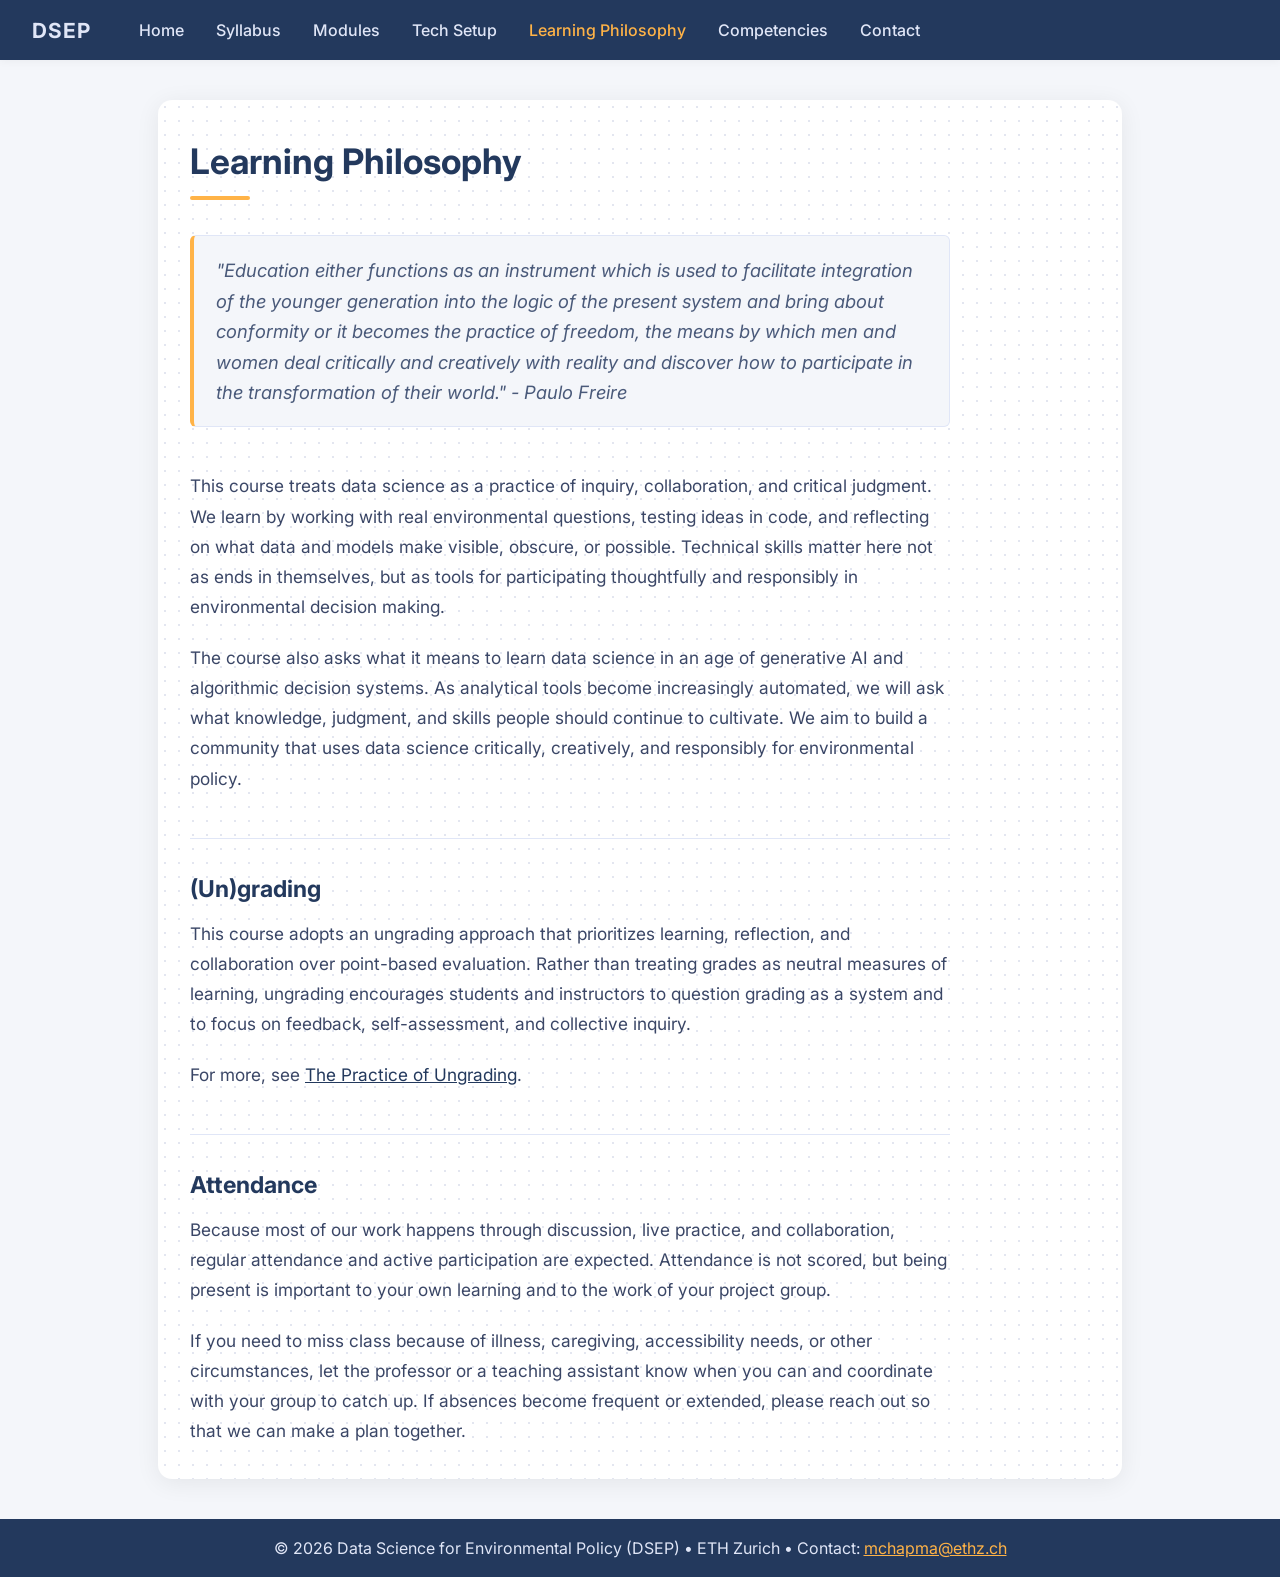
<file: learning-philosophy.html>
<!DOCTYPE html>
<html lang="en">
<head>
    <meta charset="UTF-8">
    <meta name="viewport" content="width=device-width, initial-scale=1.0">
    <title>Learning Philosophy | DSEP: Data Science for Environmental Policy</title>
    <link href="https://fonts.googleapis.com/css2?family=Inter:wght@400;600&display=swap" rel="stylesheet">
    <link href="old-dsep-theme.css" rel="stylesheet">
    <style>
        body { font-family: 'Inter', Arial, sans-serif; margin: 0; }
        .navbar { padding: 0 2rem; display: flex; align-items: center; height: 60px; box-shadow: 0 2px 8px rgba(0, 0, 0, 0.04); }
        .navbar .logo { color: #fff; font-size: 1.3rem; font-weight: 600; letter-spacing: 1px; margin-right: 2rem; text-decoration: none; }
        .navbar ul { list-style: none; display: flex; margin: 0; padding: 0; }
        .navbar li { margin: 0 1rem; }
        .navbar a { text-decoration: none; font-weight: 500; font-size: 1rem; }
        .main-content { max-width: 900px; margin: 2.5rem auto 0; padding: 2.5rem 2rem 2rem; border-radius: 14px; box-shadow: 0 4px 24px rgba(0, 0, 0, 0.07); }
        h1 { margin: 0 0 0.4em; font-size: 2.2rem; font-weight: 700; }
        .subtitle { font-size: 1.1rem; margin-bottom: 1.8rem; }
        .section-accent { display: block; width: 60px; height: 4px; margin: 0.7rem 0 2.2rem; border-radius: 2px; background: #ffb347; }
        .quote-section { max-width: 760px; margin: 0 0 2.75rem; }
        .quote-placeholder { margin: 0; padding: 1.2rem 1.4rem; background: #f4f6fa; border: 1px solid #e0e6f7; border-left: 4px solid #ffb347; border-radius: 6px; color: #4a5a7a; font-size: 1.15rem; font-style: italic; line-height: 1.65; }
        .philosophy { max-width: 760px; color: #3a4666; font-size: 1.08rem; line-height: 1.75; }
        .philosophy p { margin: 0 0 1.25rem; }
        .philosophy p:last-child { margin-bottom: 0; }
        .policy-section { max-width: 760px; margin-top: 2.75rem; padding-top: 2.25rem; border-top: 1px solid #e0e6f7; }
        .policy-section h2 { margin: 0 0 1rem; font-size: 1.45rem; }
        footer { margin-top: 2.5rem; padding: 1.2rem 0; background: #23395d; color: #e0e6f7; text-align: center; font-size: 1rem; }
        @media (max-width: 700px) { .navbar { height: auto; padding: 0.75rem 1rem; align-items: flex-start; } .navbar ul { flex-wrap: wrap; gap: 0.5rem 0; } .navbar li { margin: 0 0.5rem; } .main-content { margin: 1.25rem 0.75rem 0; padding: 1.25rem; } }
    </style>
</head>
<body>
    <nav class="navbar">
        <a class="logo" href="index.html" aria-label="DSEP home"><strong>DSEP</strong></a>
        <ul>
            <li><a href="index.html">Home</a></li>
            <li><a href="syllabus.html">Syllabus</a></li>
            <li><a href="modules.html">Modules</a></li>
            <li><a href="tech.html">Tech Setup</a></li>
            <li><a href="learning-philosophy.html" class="active">Learning Philosophy</a></li>
            <li><a href="competencies.html">Competencies</a></li>
            <li><a href="contact.html">Contact</a></li>
        </ul>
    </nav>
    <main class="main-content">
        <h1>Learning Philosophy</h1>
        <span class="section-accent"></span>

        <section class="quote-section">
        <blockquote class="quote-placeholder" aria-label="Quotation placeholder">"Education either functions as an instrument which is used to facilitate integration of the younger generation into the logic of the present system and bring about conformity or it becomes the practice of freedom, the means by which men and women deal critically and creatively with reality and discover how to participate in the transformation of their world." - Paulo Freire</blockquote>
        </section>

        <section class="philosophy">
            <p>This course treats data science as a practice of inquiry, collaboration, and critical judgment. We learn by working with real environmental questions, testing ideas in code, and reflecting on what data and models make visible, obscure, or possible. Technical skills matter here not as ends in themselves, but as tools for participating thoughtfully and responsibly in environmental decision making.</p>
            <p>The course also asks what it means to learn data science in an age of generative AI and algorithmic decision systems. As analytical tools become increasingly automated, we will ask what knowledge, judgment, and skills people should continue to cultivate. We aim to build a community that uses data science critically, creatively, and responsibly for environmental policy.</p>
        </section>

        <section class="policy-section" aria-labelledby="grading-philosophy-heading">
            <h2 id="grading-philosophy-heading">(Un)grading</h2>
            <div class="philosophy">
                <p>This course adopts an ungrading approach that prioritizes learning, reflection, and collaboration over point-based evaluation. Rather than treating grades as neutral measures of learning, ungrading encourages students and instructors to question grading as a system and to focus on feedback, self-assessment, and collective inquiry.</p>
                <p>For more, see <a href="https://www.jessestommel.com/the-practice-of-ungrading/" target="_blank" rel="noopener noreferrer">The Practice of Ungrading</a>.</p>
            </div>
        </section>

        <section class="policy-section" aria-labelledby="attendance-heading">
            <h2 id="attendance-heading">Attendance</h2>
            <div class="philosophy">
                <p>Because most of our work happens through discussion, live practice, and collaboration, regular attendance and active participation are expected. Attendance is not scored, but being present is important to your own learning and to the work of your project group.</p>
                <p>If you need to miss class because of illness, caregiving, accessibility needs, or other circumstances, let the professor or a teaching assistant know when you can and coordinate with your group to catch up. If absences become frequent or extended, please reach out so that we can make a plan together.</p>
            </div>
        </section>
    </main>
    <footer>&copy; 2026 Data Science for Environmental Policy (DSEP) &bull; ETH Zurich &bull; Contact: <a class="site-footer-link" href="mailto:mchapma@ethz.ch">mchapma@ethz.ch</a></footer>
</body>
</html>
</file>
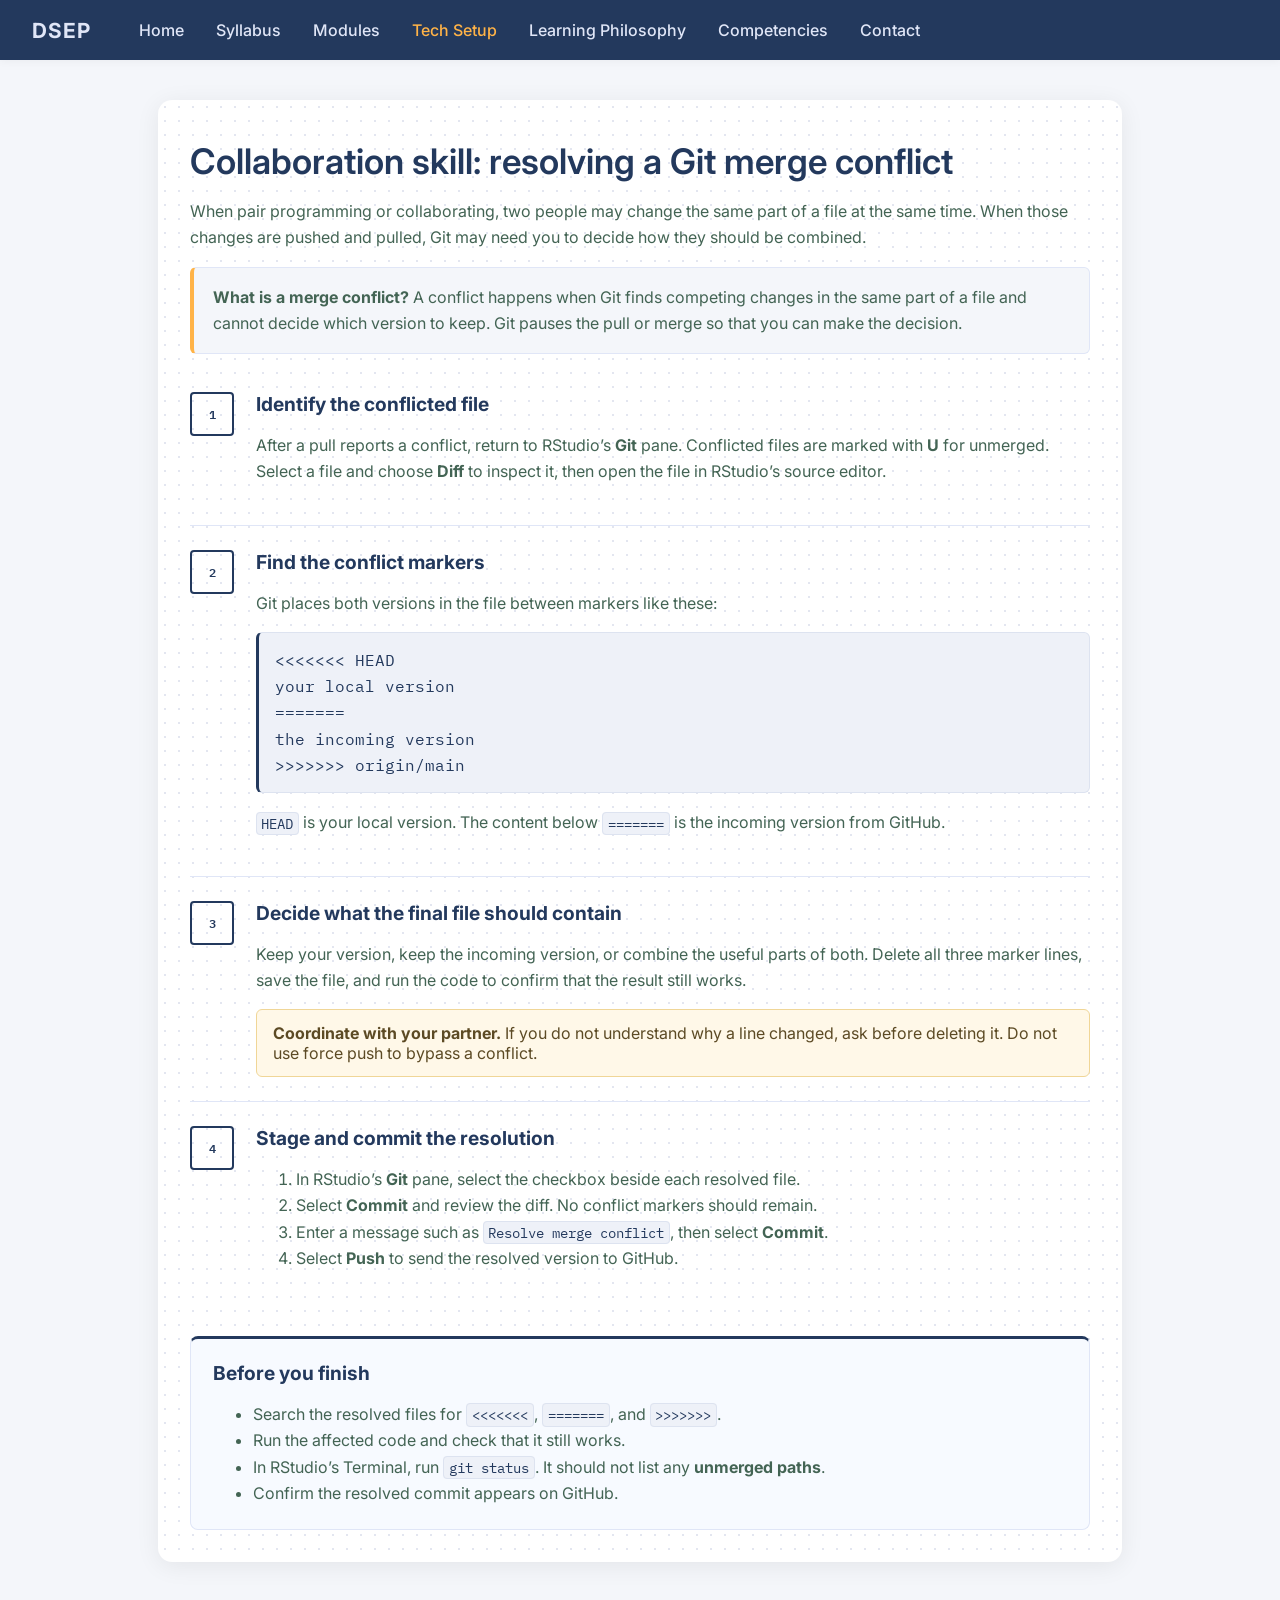
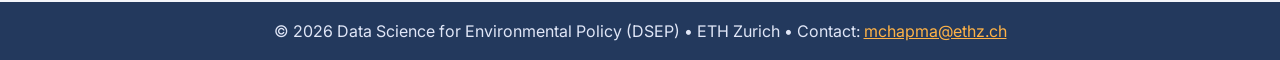
<file: merge-conflicts.html>
<!DOCTYPE html>
<html lang="en">
<head>
    <meta charset="UTF-8">
    <meta name="viewport" content="width=device-width, initial-scale=1.0">
    <title>DSEP: Collaboration skill: resolving a Git merge conflict</title>
    <link href="https://fonts.googleapis.com/css2?family=Inter:wght@400;600&amp;family=IBM+Plex+Mono:wght@400;600&amp;display=swap" rel="stylesheet">
    <style>
        body { font-family: 'Inter', Arial, sans-serif; background: #f3f7f1; margin: 0; color: #183a2b; }
        .navbar { background: #1f5a3d; padding: 0 2rem; display: flex; align-items: center; height: 60px; box-shadow: 0 2px 8px rgba(0,0,0,0.04); }
        .navbar .logo { color: #fff; font-size: 1.3rem; font-weight: 600; letter-spacing: 1px; margin-right: 2rem; text-decoration: none; }
        .navbar ul { list-style: none; display: flex; margin: 0; padding: 0; }
        .navbar li { margin: 0 1rem; }
        .navbar a { color: #e5f0e8; text-decoration: none; font-weight: 500; }
        .navbar a:hover, .navbar a.active { color: #b8d66a; }
        .main-content { max-width: 900px; margin: 2.5rem auto 0; background: #fff; border-radius: 14px; box-shadow: 0 4px 24px rgba(0,0,0,0.07); padding: 2.5rem 2rem 2rem; }
        h1 { color: #1f5a3d; font-size: 2.2rem; font-weight: 600; margin: 0 0 0.5rem; }
        h2 { color: #1f5a3d; font-size: 1.2rem; margin: 0 0 0.5rem; }
        h3 { color: #1f5a3d; font-size: 1rem; margin: 1rem 0 0.4rem; }
        p, li { color: #436454; line-height: 1.65; }
        a { color: #1f5a3d; }
        .explanation { background: #f4f6fa; border: 1px solid #e0e6f7; border-left: 4px solid #ffb347; border-radius: 6px; padding: 1rem 1.2rem; margin-bottom: 2rem; }
        .explanation p { margin: 0; }
        .steps { display: flex; flex-direction: column; gap: 1.1rem; }
        .step { display: grid; grid-template-columns: 48px minmax(0, 1fr); gap: 0 1.1rem; border-bottom: 1px solid #e0e6f7; padding: 0.4rem 0 1.5rem; }
        .step:last-child { border-bottom: 0; }
        .step-num { font-family: 'IBM Plex Mono', monospace; font-size: 0.75rem; font-weight: 600; color: #23395d; border: 2px solid #23395d; border-radius: 4px; width: 40px; height: 40px; display: flex; align-items: center; justify-content: center; }
        .step-body > :first-child { margin-top: 0; }
        code { font-family: 'IBM Plex Mono', monospace; font-size: 0.87em; background: #eef1f8; border: 1px solid #dde3f0; border-radius: 4px; padding: 0.1rem 0.3rem; color: #23395d; }
        .code-block { background: #eef1f8; border: 1px solid #dde3f0; border-left: 3px solid #23395d; border-radius: 6px; padding: 0.85rem 1rem; overflow-x: auto; }
        .code-block pre { font-family: 'IBM Plex Mono', monospace; color: #23395d; line-height: 1.65; margin: 0; }
        .note { background: #fff8e8; border: 1px solid #f0d697; border-radius: 6px; padding: 0.8rem 1rem; margin-top: 0.85rem; color: #5c4a24; }
        .checklist { background: #f7faff; border: 1px solid #e0e6f7; border-top: 3px solid #23395d; border-radius: 8px; padding: 1.4rem; margin-top: 1.5rem; }
        .checklist ul { margin-bottom: 0; }
        @media (max-width: 700px) { .navbar { height: auto; padding: 0.75rem 1rem; align-items: flex-start; } .navbar ul { flex-wrap: wrap; } .navbar li { margin: 0 0.5rem; } .main-content { margin: 1.25rem 0.75rem 0; padding: 1.25rem; } }
        @media (max-width: 500px) { .step { grid-template-columns: 1fr; } .step-num { margin-bottom: 0.7rem; } }
    </style>
    <link href="old-dsep-theme.css" rel="stylesheet">
</head>
<body>
    <nav class="navbar">
        <a class="logo" href="index.html" aria-label="Home"><strong>DSEP</strong></a>
        <ul>
            <li><a href="index.html">Home</a></li>
            <li><a href="syllabus.html">Syllabus</a></li>
            <li><a href="modules.html">Modules</a></li>
            <li><a href="tech.html" class="active">Tech Setup</a></li>
            <li><a href="learning-philosophy.html">Learning Philosophy</a></li>
            <li><a href="competencies.html">Competencies</a></li>
            <li><a href="contact.html">Contact</a></li>
        </ul>
    </nav>
    <main class="main-content">
        <h1>Collaboration skill: resolving a Git merge conflict</h1>
        <p>When pair programming or collaborating, two people may change the same part of a file at the same time. When those changes are pushed and pulled, Git may need you to decide how they should be combined.</p>

        <div class="explanation">
            <p><strong>What is a merge conflict?</strong> A conflict happens when Git finds competing changes in the same part of a file and cannot decide which version to keep. Git pauses the pull or merge so that you can make the decision.</p>
        </div>

        <div class="steps">
            <section class="step">
                <div class="step-num">1</div>
                <div class="step-body">
                    <h2>Identify the conflicted file</h2>
                    <p>After a pull reports a conflict, return to RStudio&rsquo;s <strong>Git</strong> pane. Conflicted files are marked with <strong>U</strong> for unmerged. Select a file and choose <strong>Diff</strong> to inspect it, then open the file in RStudio&rsquo;s source editor.</p>
                </div>
            </section>

            <section class="step">
                <div class="step-num">2</div>
                <div class="step-body">
                    <h2>Find the conflict markers</h2>
                    <p>Git places both versions in the file between markers like these:</p>
                    <div class="code-block"><pre>&lt;&lt;&lt;&lt;&lt;&lt;&lt; HEAD
your local version
=======
the incoming version
&gt;&gt;&gt;&gt;&gt;&gt;&gt; origin/main</pre></div>
                    <p><code>HEAD</code> is your local version. The content below <code>=======</code> is the incoming version from GitHub.</p>
                </div>
            </section>

            <section class="step">
                <div class="step-num">3</div>
                <div class="step-body">
                    <h2>Decide what the final file should contain</h2>
                    <p>Keep your version, keep the incoming version, or combine the useful parts of both. Delete all three marker lines, save the file, and run the code to confirm that the result still works.</p>
                    <div class="note"><strong>Coordinate with your partner.</strong> If you do not understand why a line changed, ask before deleting it. Do not use force push to bypass a conflict.</div>
                </div>
            </section>

            <section class="step">
                <div class="step-num">4</div>
                <div class="step-body">
                    <h2>Stage and commit the resolution</h2>
                    <ol>
                        <li>In RStudio&rsquo;s <strong>Git</strong> pane, select the checkbox beside each resolved file.</li>
                        <li>Select <strong>Commit</strong> and review the diff. No conflict markers should remain.</li>
                        <li>Enter a message such as <code>Resolve merge conflict</code>, then select <strong>Commit</strong>.</li>
                        <li>Select <strong>Push</strong> to send the resolved version to GitHub.</li>
                    </ol>
                </div>
            </section>
        </div>

        <section class="checklist">
            <h2>Before you finish</h2>
            <ul>
                <li>Search the resolved files for <code>&lt;&lt;&lt;&lt;&lt;&lt;&lt;</code>, <code>=======</code>, and <code>&gt;&gt;&gt;&gt;&gt;&gt;&gt;</code>.</li>
                <li>Run the affected code and check that it still works.</li>
                <li>In RStudio&rsquo;s Terminal, run <code>git status</code>. It should not list any <strong>unmerged paths</strong>.</li>
                <li>Confirm the resolved commit appears on GitHub.</li>
            </ul>
        </section>
    </main>
    <footer style="background:#23395d;color:#e0e6f7;padding:1.2rem 0;text-align:center;font-size:1rem;margin-top:2.5rem;">
        &copy; 2026 Data Science for Environmental Policy (DSEP) &bull; ETH Zurich &bull; Contact: <a class="site-footer-link" href="mailto:mchapma@ethz.ch">mchapma@ethz.ch</a>
    </footer>
</body>
</html>
</file>
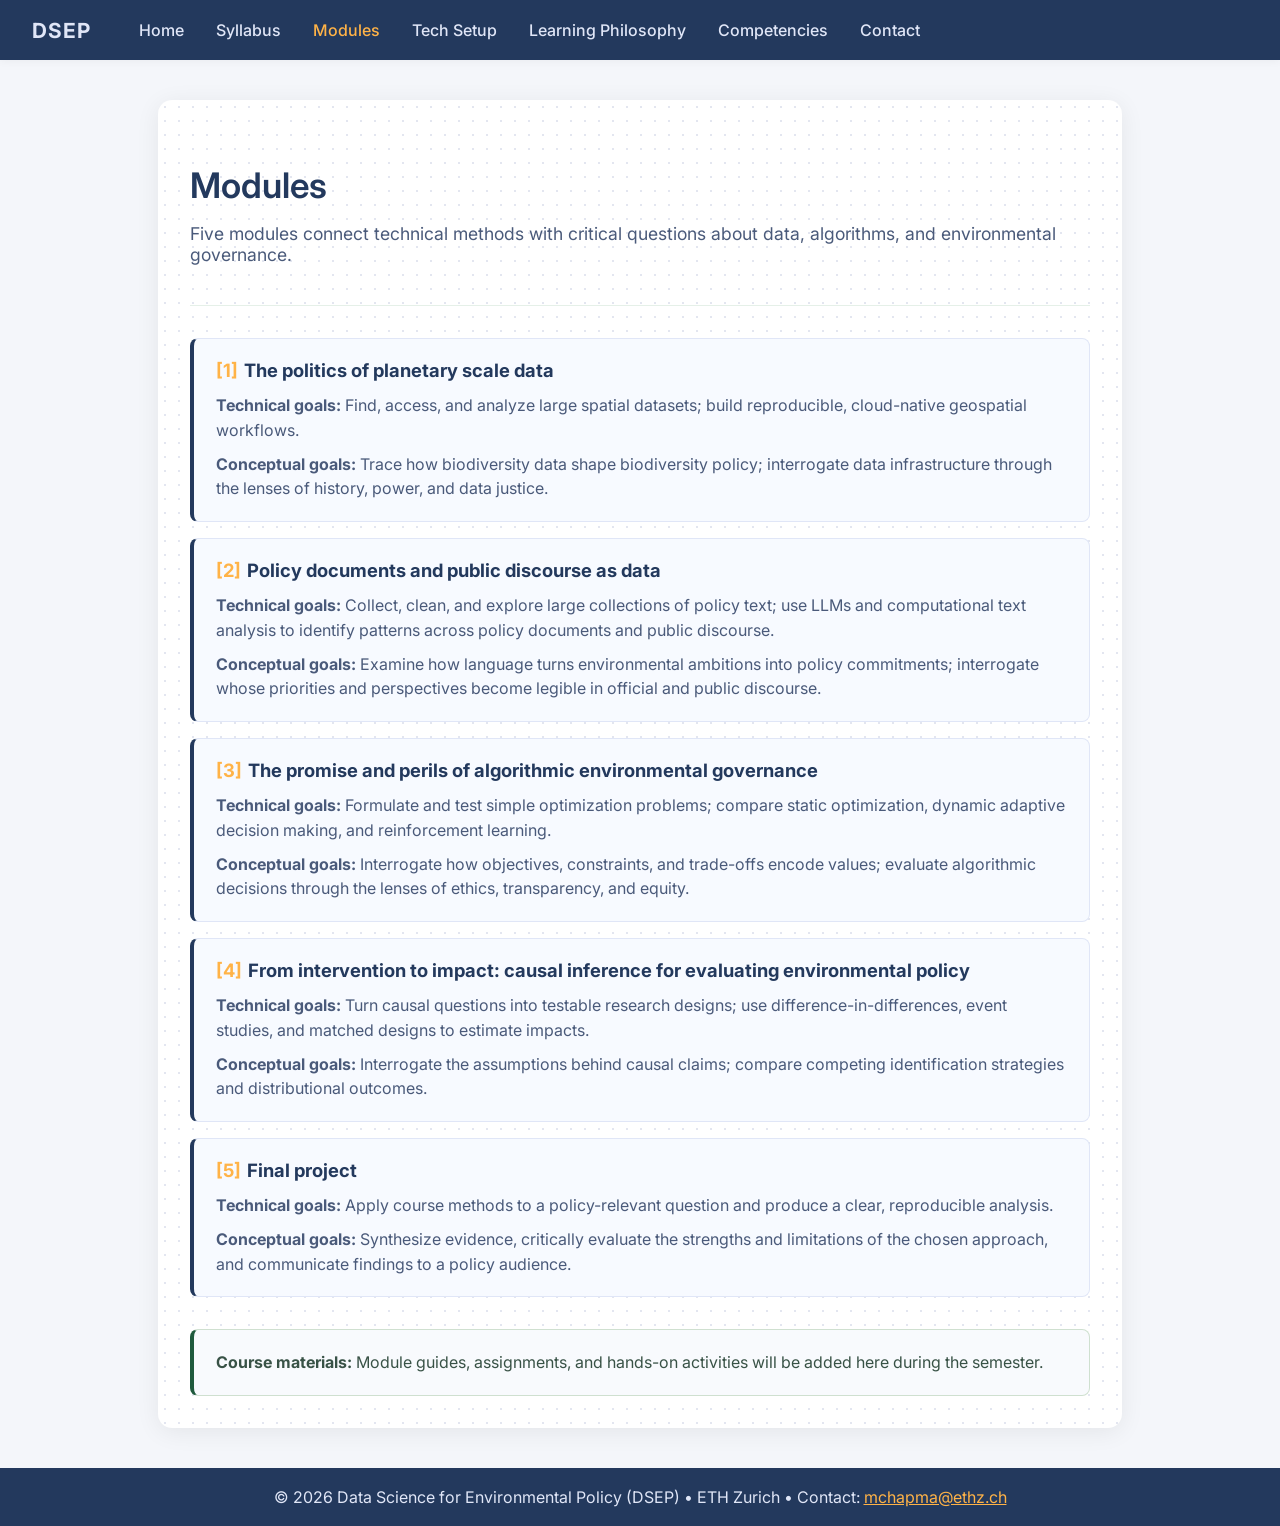
<file: modules.html>
<!DOCTYPE html>
<html lang="en">
<head>
    <meta charset="UTF-8">
    <meta name="viewport" content="width=device-width, initial-scale=1.0">
    <title>Modules — DSEP: Data Science for Environmental Policy</title>
    <link href="https://fonts.googleapis.com/css2?family=Inter:wght@400;600&display=swap" rel="stylesheet">
    <style>body{font-family:'Inter',Arial,sans-serif;background:#f3f7f1;margin:0;padding:0;color:#183a2b;}.navbar{background:#1f5a3d;padding:0 2rem;display:flex;align-items:center;height:60px;box-shadow:0 2px 8px rgba(0,0,0,0.04);}.navbar .logo{color:#fff;font-size:1.3rem;font-weight:600;letter-spacing:1px;margin-right:2rem;text-decoration:none;}.navbar ul{list-style:none;display:flex;margin:0;padding:0;}.navbar li{margin:0 1rem;}.navbar a{color:#e5f0e8;text-decoration:none;font-weight:500;font-size:1rem;transition:color 0.2s;}.navbar a:hover,.navbar a.active{color:#b8d66a;}.main-content{max-width:900px;margin:2.5rem auto 0 auto;background:#fff;border-radius:14px;box-shadow:0 4px 24px rgba(0,0,0,0.07);padding:2.5rem 2rem 2rem 2rem;}h1{font-size:2.2rem;font-weight:600;margin-bottom:0.5em;color:#1f5a3d;}.subtitle{color:#436454;font-size:1.1rem;margin-bottom:2.5rem;}@media (max-width:700px){.main-content{padding:1.2rem 0.5rem;}}

        .course-modules { display: grid; gap: 1rem; }
        .course-module { background: #f7faff; border: 1px solid #e0e6f7; border-left: 4px solid #23395d; border-radius: 8px; padding: 1.25rem 1.4rem; }
        .course-module h2 { font-size: 1.15rem; margin: 0 0 0.75rem; }
        .course-module h2 span { color: #ffb347; margin-right: 0.35rem; }
        .course-module p { color: #4a5a7a; line-height: 1.55; margin: 0.55rem 0 0; }
        .coming-soon { margin-top: 2rem; padding: 1.25rem 1.4rem; background: #f8fafd; border: 1px solid #cfe0d0; border-left: 4px solid #1f5a3d; border-radius: 8px; color: #385246; line-height: 1.55; }
        .module-list { display: none; }
        .module-card {
            display: flex; align-items: flex-start; gap: 1.25rem;
            background: #f8fafd; border: 1px solid #cfe0d0;
            border-left: 4px solid #1f5a3d;
            border-radius: 8px; padding: 1.25rem 1.5rem;
            text-decoration: none; color: inherit;
            transition: box-shadow 0.15s, border-left-color 0.15s;
        }
        .module-card:hover { box-shadow: 0 4px 16px rgba(31,90,61,0.1); border-left-color: #b8d66a; }
        .module-num {
            font-family: monospace; font-size: 11px; font-weight: 600;
            color: #1f5a3d; background: #e1eee1; border: 1px solid #b8d1bc;
            padding: 3px 8px; border-radius: 4px; white-space: nowrap;
            margin-top: 2px; flex-shrink: 0;
        }
        .module-info h2 { font-size: 1.05rem; font-weight: 600; color: #1f5a3d; margin-bottom: 4px; }
        .module-info p { font-size: 0.9rem; color: #436454; margin: 0; }
    </style>
    <style>
        body { background: #f7f6f2; color: #111111; }
        .navbar { background: #2f6f4e; }
        .navbar a { color: #ffffff; }
        .navbar a:hover, .navbar a.active { color: #2f6b3f; }
        h1, h2, .module-title { color: #2f6f4e !important; }
        .subtitle, .module-desc { color: #5b5b5b !important; }
        .main-content { background: #fffdf9; }
        [style*="color:#1f5a3d"] { color: #2f6f4e !important; }
        [style*="color:#436454"] { color: #5b5b5b !important; }
        [style*="color:#385246"] { color: #44484a !important; }
        [style*="background:#f3f7f1"] { background: #f7f6f2 !important; }
        [style*="background:#e5f0e8"] { background: #ffffff !important; }
        [style*="background:#edf5ed"] { background: #f7f6f2 !important; }
        [style*="background:#f8fafd"] { background: #ffffff !important; }
    </style>
    <link href="old-dsep-theme.css" rel="stylesheet">
</head>
<body>
    <nav class="navbar">
        <a class="logo" href="index.html" aria-label="Home"><strong>DSEP</strong></a>
        <ul>
            <li><a href="index.html">Home</a></li>
            <li><a href="syllabus.html">Syllabus</a></li>
            <li><a href="modules.html" class="active">Modules</a></li>
            <li><a href="tech.html">Tech Setup</a></li>
            <li><a href="learning-philosophy.html">Learning Philosophy</a></li>
            <li><a href="competencies.html">Competencies</a></li>
            <li><a href="contact.html">Contact</a></li>
        </ul>
    </nav>
    <div class="main-content">
        <h1>Modules</h1>
        <p class="subtitle">Five modules connect technical methods with critical questions about data, algorithms, and environmental governance.</p>
        <hr style="margin: 0 0 2rem 0; border: none; border-top: 1.5px solid #e5f0e8;">
        <div class="course-modules" aria-label="Course module overview">
            <article class="course-module"><h2><span>[1]</span>The politics of planetary scale data</h2><p><b>Technical goals:</b> Find, access, and analyze large spatial datasets; build reproducible, cloud-native geospatial workflows.</p><p><b>Conceptual goals:</b> Trace how biodiversity data shape biodiversity policy; interrogate data infrastructure through the lenses of history, power, and data justice.</p></article>
            <article class="course-module"><h2><span>[2]</span>Policy documents and public discourse as data</h2><p><b>Technical goals:</b> Collect, clean, and explore large collections of policy text; use LLMs and computational text analysis to identify patterns across policy documents and public discourse.</p><p><b>Conceptual goals:</b> Examine how language turns environmental ambitions into policy commitments; interrogate whose priorities and perspectives become legible in official and public discourse.</p></article>
            <article class="course-module"><h2><span>[3]</span>The promise and perils of algorithmic environmental governance</h2><p><b>Technical goals:</b> Formulate and test simple optimization problems; compare static optimization, dynamic adaptive decision making, and reinforcement learning.</p><p><b>Conceptual goals:</b> Interrogate how objectives, constraints, and trade-offs encode values; evaluate algorithmic decisions through the lenses of ethics, transparency, and equity.</p></article>
            <article class="course-module"><h2><span>[4]</span>From intervention to impact: causal inference for evaluating environmental policy</h2><p><b>Technical goals:</b> Turn causal questions into testable research designs; use difference-in-differences, event studies, and matched designs to estimate impacts.</p><p><b>Conceptual goals:</b> Interrogate the assumptions behind causal claims; compare competing identification strategies and distributional outcomes.</p></article>
            <article class="course-module"><h2><span>[5]</span>Final project</h2><p><b>Technical goals:</b> Apply course methods to a policy-relevant question and produce a clear, reproducible analysis.</p><p><b>Conceptual goals:</b> Synthesize evidence, critically evaluate the strengths and limitations of the chosen approach, and communicate findings to a policy audience.</p></article>
        </div>
        <div class="coming-soon"><strong>Course materials:</strong> Module guides, assignments, and hands-on activities will be added here during the semester.</div>

        <div class="module-list">
            <a href="https://github.com/milliechapman/dspp-activities/blob/main/activity%201/stac-ndvi-switzerland.ipynb" target="_blank" class="module-card">
                <span class="module-num">01</span>
                <div class="module-info">
                    <h2>Exploring STAC &amp; NDVI</h2>
                    <p>Live coding session: discover satellite imagery through STAC catalogs and compute NDVI to analyze vegetation from the cloud.</p>
                </div>
            </a>
            <div class="module-card" style="flex-direction: column; gap: 0;">
                <div style="display: flex; gap: 1.25rem; align-items: flex-start;">
                    <span class="module-num">02</span>
                    <div class="module-info">
                        <h2>Cloud-Native Geospatial Computing</h2>
                        <p>Explore large geospatial datasets with cloud-native tools, connecting course readings to real data.</p>
                    </div>
                </div>
                <div style="margin-top: 0.75rem; margin-left: calc(52px + 1.25rem); display: flex; flex-direction: column; gap: 6px;">
                    <a href="https://github.com/milliechapman/dspp-activities/blob/main/activity%202/stac-catalog-exploration.ipynb" target="_blank" style="font-size: 0.875rem; color: #1f5a3d; text-decoration: none; padding: 6px 10px; background: #edf5ed; border-radius: 4px; border: 1px solid #cfe0d0; display: block;">📓 STAC Catalog Exploration</a>
                    <a href="https://github.com/milliechapman/dspp-activities/blob/main/activity%202/gbif_cloud_native.ipynb" target="_blank" style="font-size: 0.875rem; color: #1f5a3d; text-decoration: none; padding: 6px 10px; background: #edf5ed; border-radius: 4px; border: 1px solid #cfe0d0; display: block;">📓 Biodiversity &amp; Poverty (GBIF)</a>
                    <a href="https://github.com/milliechapman/dspp-activities/blob/main/activity%202/pm25_cloud_native.ipynb" target="_blank" style="font-size: 0.875rem; color: #1f5a3d; text-decoration: none; padding: 6px 10px; background: #edf5ed; border-radius: 4px; border: 1px solid #cfe0d0; display: block;">📓 Cloud-Native Air Quality (PM2.5)</a>
                </div>
            </div>
            <a href="duckdb-setup.html" class="module-card">
                <span class="module-num">03</span>
                <div class="module-info">
                    <h2>Querying Geo Data with MCP</h2>
                    <p>Connect the DuckDB Geo MCP server to GitHub Copilot and explore spatial datasets with plain English from VS Code.</p>
                </div>
            </a>
            <a href="https://github.com/milliechapman/dspp-activities" target="_blank" class="module-card">
                <span class="module-num">04</span>
                <div class="module-info">
                    <h2>Project Deep Dive</h2>
                    <p>Apply the tools and methods from the course to your own policy question. Guided work session with instructor support.</p>
                </div>
            </a>
        </div>
    </div>
    <footer style="background:#23395d;color:#e0e6f7;padding:1.2rem 0;text-align:center;font-size:1rem;margin-top:2.5rem;">
        &copy; 2026 Data Science for Environmental Policy (DSEP) &bull; ETH Zurich &bull; Contact: <a class="site-footer-link" href="mailto:mchapma@ethz.ch">mchapma@ethz.ch</a>
    </footer>
</body>
</html>
</file>
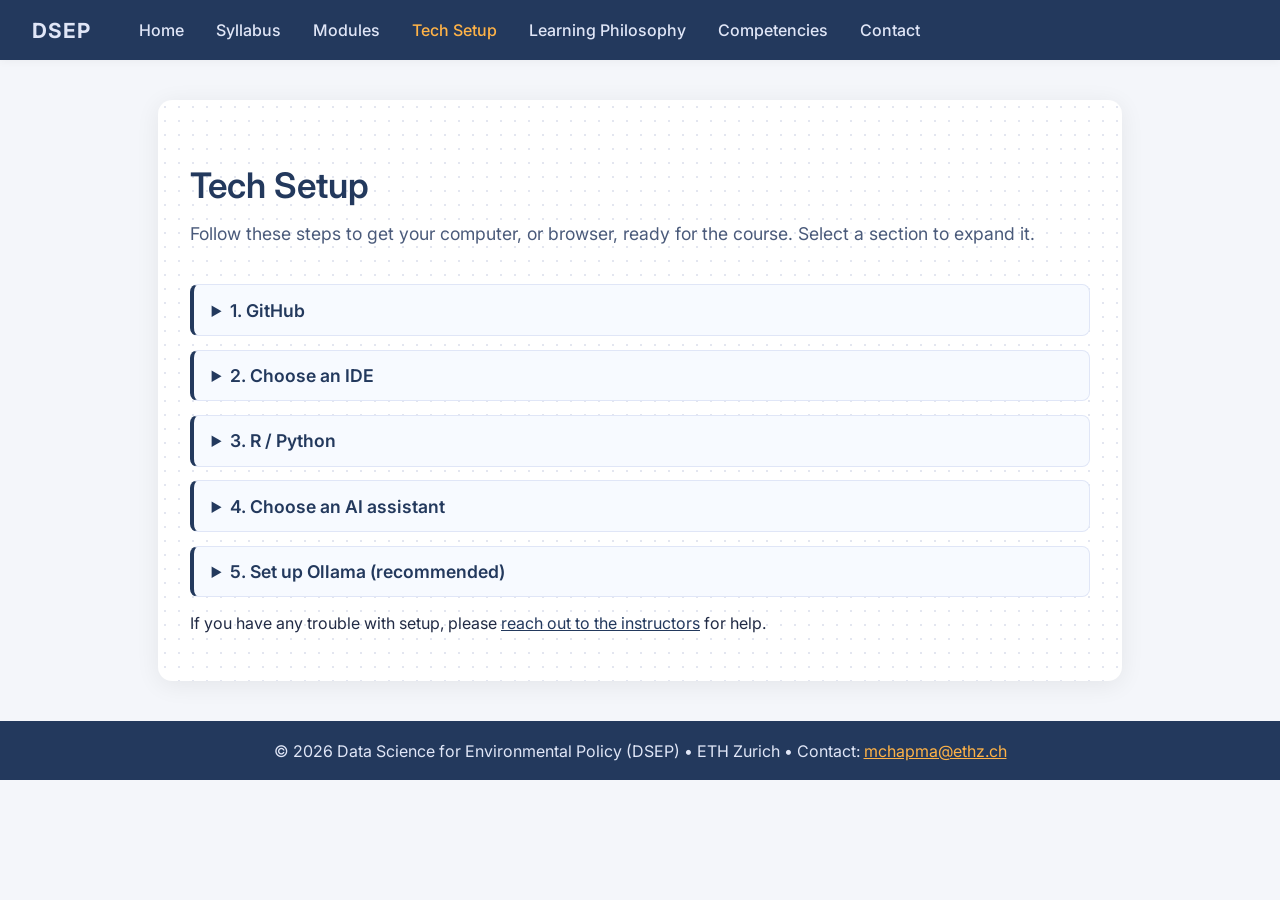
<file: tech.html>
<!DOCTYPE html>
<html lang="en">
<head>
    <meta charset="UTF-8">
    <meta name="viewport" content="width=device-width, initial-scale=1.0">
    <title>DSEP: Data Science for Environmental Policy</title>
    <link href="https://fonts.googleapis.com/css2?family=Inter:wght@400;600&display=swap" rel="stylesheet">
    <style>body{font-family:'Inter',Arial,sans-serif;background:#f3f7f1;margin:0;padding:0;color:#183a2b;}.navbar{background:#1f5a3d;padding:0 2rem;display:flex;align-items:center;height:60px;box-shadow:0 2px 8px rgba(0,0,0,0.04);}.navbar .logo{color:#fff;font-size:1.3rem;font-weight:600;letter-spacing:1px;margin-right:2rem;text-decoration:none;}.navbar ul{list-style:none;display:flex;margin:0;padding:0;}.navbar li{margin:0 1rem;}.navbar a{color:#e5f0e8;text-decoration:none;font-weight:500;font-size:1rem;transition:color 0.2s;}.navbar a:hover,.navbar a.active{color:#b8d66a;}.main-content{max-width:900px;margin:2.5rem auto 0 auto;background:#fff;border-radius:14px;box-shadow:0 4px 24px rgba(0,0,0,0.07);padding:2.5rem 2rem 2rem 2rem;}h1{font-size:2.2rem;font-weight:600;margin-bottom:0.5em;color:#1f5a3d;}.subtitle{color:#436454;font-size:1.1rem;margin-bottom:2.5rem;}details{border:1px solid #cfe0d0;border-left:4px solid #1f5a3d;border-radius:8px;padding:.9rem 1.1rem;margin-bottom:.85rem;background:#f8fafd;}details[open]{background:#fff;}summary{color:#1f5a3d;font-size:1.1rem;font-weight:600;cursor:pointer;}details[open] summary{margin-bottom:.75rem;}details p,details li{color:#385246;line-height:1.55;}details ul,details ol{padding-left:1.35rem;}code{background:#edf5ed;border:1px solid #cfe0d0;border-radius:4px;padding:.1rem .3rem;color:#1f5a3d;}a{color:#1f5a3d;}@media (max-width:700px){.navbar{height:auto;padding:.75rem 1rem;align-items:flex-start;}.navbar ul{flex-wrap:wrap;gap:.5rem 0;}.navbar li{margin:0 .5rem;}.main-content{margin:1.25rem .75rem 0;padding:1.2rem;}}</style>
    <style>
        body { background: #f7f6f2; color: #111111; }
        .navbar { background: #2f6f4e; }
        .navbar a { color: #ffffff; }
        .navbar a:hover, .navbar a.active { color: #2f6b3f; }
        h1, h2, summary { color: #2f6f4e !important; }
        .subtitle, details p, details li { color: #5b5b5b !important; }
        .main-content { background: #fffdf9; }
        details { background: #ffffff; border-color: #d9dfd4; border-left-color: #2f6f4e; }
        details[open] { background: #fffdf9; }
        code { background: #f7f6f2; border-color: #d9dfd4; color: #2f6f4e; }
        [style*="color:#1f5a3d"] { color: #2f6f4e !important; }
        [style*="color:#436454"] { color: #5b5b5b !important; }
        [style*="color:#385246"] { color: #44484a !important; }
        [style*="background:#f3f7f1"] { background: #f7f6f2 !important; }
        [style*="background:#e5f0e8"] { background: #ffffff !important; }
        [style*="background:#edf5ed"] { background: #f7f6f2 !important; }
        [style*="background:#f8fafd"] { background: #ffffff !important; }
    </style>
    <link href="old-dsep-theme.css" rel="stylesheet">
</head>
<body>
    <nav class="navbar">
        <a class="logo" href="index.html" aria-label="Home"><strong>DSEP</strong></a>
        <ul>
            <li><a href="index.html">Home</a></li>
            <li><a href="syllabus.html">Syllabus</a></li>
            <li><a href="modules.html">Modules</a></li>
            <li><a href="tech.html" class="active">Tech Setup</a></li>
            <li><a href="learning-philosophy.html">Learning Philosophy</a></li>
            <li><a href="competencies.html">Competencies</a></li>
            <li><a href="contact.html">Contact</a></li>
        </ul>
    </nav>
    <div class="main-content">
        <h1>Tech Setup</h1>
        <div class="subtitle">Follow these steps to get your computer, or browser, ready for the course. Select a section to expand it.</div>
        <details>
            <summary>1. GitHub</summary>
            <p><b>Why it matters:</b> GitHub is where coursework lives this term: module assignments, your final project, and, if you build one, your personal portfolio site. It is also a standard professional workflow in data science and policy analysis.</p>
            <p><b>How to set it up:</b></p>
            <ol>
                <li>Create a free account at <a href="https://github.com/" target="_blank" rel="noopener noreferrer">github.com</a> if you do not already have one.</li>
                <li>Sign up for the <a href="https://education.github.com/pack" target="_blank" rel="noopener noreferrer">GitHub Student Developer Pack</a> using your ETH email address. Apply early because student verification may take some time.</li>
                <li>Install <a href="https://git-scm.com/downloads" target="_blank" rel="noopener noreferrer">Git</a> on your machine.</li>
                <li>Configure Git with your name and email:<br><code>git config --global user.name "Your Name"</code><br><code>git config --global user.email "you@example.com"</code></li>
                <li>Join the course organization on GitHub using the link provided in class. Module templates and your project repository will live there.</li>
            </ol>
        </details>
        <details>
            <summary>2. Choose an IDE</summary>
            <p><b>Course recommendation:</b> We will use RStudio for live coding, so we recommend it if you are new to programming or want to follow the demonstrations closely. You are welcome to use whichever IDE you prefer, including VS Code.</p>
            <p><b>Choose where you want to work:</b></p>
            <ul>
                <li><b>RStudio (recommended):</b> download <a href="https://posit.co/download/rstudio-desktop/" target="_blank" rel="noopener noreferrer">RStudio Desktop</a> after installing R. RStudio integrates scripts, the console, plots, files, packages, and help in one interface.</li>
                <li><b>VS Code:</b> download <a href="https://code.visualstudio.com/" target="_blank" rel="noopener noreferrer">Visual Studio Code</a>, then install the <a href="https://marketplace.visualstudio.com/items?itemName=REditorSupport.r" target="_blank" rel="noopener noreferrer">R extension</a> if you plan to use R.</li>
                <li><b>GitHub Codespaces:</b> open a course repository on GitHub, select <b>Code</b>, then <b>Codespaces</b>, then <b>Create codespace on main</b>. This browser-based VS Code environment is a good option if you cannot install software, are using a shared computer, or encounter problems installing spatial-data libraries.</li>
                <li><b>Another IDE:</b> you may use another editor or IDE you already know. Course support and live-coding demonstrations will focus on RStudio, so menus and keyboard shortcuts may differ.</li>
            </ul>
            <p>Free GitHub accounts include 120 core-hours of Codespaces use per month. Verified students receive additional benefits through the <a href="https://education.github.com/pack" target="_blank" rel="noopener noreferrer">GitHub Student Developer Pack</a>. Stop your codespace when you finish working so it does not continue using your allowance.</p>
        </details>
        <details>
            <summary>3. R / Python</summary>
            <p><b>Why it matters:</b> These are the languages used for analysis: cleaning data, mapping it, modeling it, and evaluating policy. R is the primary course language, with strong ecosystems for spatial data and causal inference. Python alternatives are welcome for your own exploration.</p>
            <p><b>How to set it up:</b></p>
            <ul>
                <li><b>If you chose GitHub Codespaces:</b> R and Python are provided in the prepared course environment, so you do not need to install them on your computer.</li>
                <li><b>If you will use R locally:</b> install <a href="https://cran.r-project.org/" target="_blank" rel="noopener noreferrer">R</a> before installing RStudio or configuring your preferred IDE.</li>
                <li><b>If you will use Python locally:</b> install Python through <a href="https://www.anaconda.com/products/distribution" target="_blank" rel="noopener noreferrer">Anaconda</a> or <a href="https://docs.conda.io/en/latest/miniconda.html" target="_blank" rel="noopener noreferrer">Miniconda</a>, then configure it in your preferred IDE.</li>
            </ul>
        </details>
        <details>
            <summary>4. Choose an AI assistant</summary>
            <p><b>Course recommendation:</b> We will focus on using a local model through Ollama. This gives us a shared way to examine what an AI model can and cannot do while keeping prompts, code, and data on your own computer. Follow the Ollama setup in the next section if your computer can run it.</p>
            <p><b>Compare your options:</b></p>
            <ul>
                <li><b>Ollama (recommended for class):</b> runs models locally, can work without sending prompts to a hosted AI provider, and gives you control over the model you use. Its speed and capability depend on your computer, local models can require substantial memory and disk space, and smaller models may produce weaker answers.</li>
                <li><b>GitHub Copilot:</b> is easy to integrate with your IDE and often provides faster, more capable assistance for larger coding tasks. It requires an account and internet connection, and your requests are processed by a hosted service. It is free for verified students through the GitHub Student Developer Pack.</li>
                <li><b>Claude:</b> can be strong at explanation, writing, and working through larger problems. It also requires an account and internet connection, sends requests to a hosted service, and may have usage limits or costs.</li>
                <li><b>Using Codespaces:</b> hosted assistants work normally, but Ollama running on your laptop is not directly available at <code>localhost</code> inside a Codespace. For the Ollama exercises, use a local IDE where possible; contact the instructors if your computer cannot run a local model.</li>
            </ul>
            <p><b>Engage critically:</b> AI tools, models, prices, privacy terms, and capabilities change quickly. Do not treat any recommendation as permanent. Check what service and model you are using, what data it receives, and whether its output is supported by evidence. You remain responsible for the analysis and code you submit.</p>
        </details>
        <details>
            <summary>5. Set up Ollama (recommended)</summary>
            <p><b>Why it matters:</b> Local Ollama models are the main AI tools we will explore in class. Running a model yourself makes privacy, model choice, hardware constraints, and differences in model quality visible rather than hiding them behind a hosted service.</p>
            <p><b>How to set it up:</b></p>
            <ol>
                <li>Download and install <a href="https://ollama.com/download" target="_blank" rel="noopener noreferrer">Ollama</a> for macOS, Windows, or Linux.</li>
                <li>Open a terminal and confirm that Ollama is installed:<br><code>ollama --version</code></li>
                <li>Download and start a small coding model:<br><code>ollama run qwen2.5-coder:3b</code></li>
                <li>Enter a prompt to test the model. Type <code>/bye</code> when you are ready to exit.</li>
                <li>To use the model in VS Code, install the <a href="https://marketplace.visualstudio.com/items?itemName=Continue.continue" target="_blank" rel="noopener noreferrer">Continue</a> extension and select Ollama as the model provider. Ollama runs at <code>http://localhost:11434</code> by default.</li>
            </ol>
            <p>Local models run best on computers with at least 8 GB of memory; more memory generally allows larger and more capable models. If Ollama is too slow or cannot run on your machine, use GitHub Copilot or Claude and contact the instructors so you can still participate in the local-model exercises.</p>
        </details>
        <p>If you have any trouble with setup, please <a href="contact.html">reach out to the instructors</a> for help.</p>
    </div>
    <footer style="background:#23395d;color:#e0e6f7;padding:1.2rem 0;text-align:center;font-size:1rem;margin-top:2.5rem;">
        &copy; 2026 Data Science for Environmental Policy (DSEP) &bull; ETH Zurich &bull; Contact: <a class="site-footer-link" href="mailto:mchapma@ethz.ch">mchapma@ethz.ch</a>
    </footer>
</body>
</html>
</file>
<file: old-dsep-theme.css>
:root {
    --dsep-navy: #23395d;
    --dsep-navy-muted: #4a5a7a;
    --dsep-pale: #f4f6fa;
    --dsep-pale-line: #e0e6f7;
    --dsep-orange: #ffb347;
    --dsep-text: #222b45;
}

body { background: var(--dsep-pale) !important; color: var(--dsep-text) !important; }
.navbar, footer { background: var(--dsep-navy) !important; }
.navbar a { color: var(--dsep-pale-line) !important; }
.navbar a:hover, .navbar a.active { color: var(--dsep-orange) !important; }
.site-footer-link { color: var(--dsep-orange) !important; text-decoration: underline; }
h1, h2, h3, .module-title, summary { color: var(--dsep-navy) !important; }
.subtitle, .module-desc, details p, details li { color: var(--dsep-navy-muted) !important; }
.main-content { background-color: #fff !important; background-image: radial-gradient(#e3e6f0 0.9px, transparent 1.3px) !important; background-size: 14px 14px !important; }
a.email, .main-content a { color: var(--dsep-navy) !important; }
details, .competency-card { background: #f7faff !important; border-color: var(--dsep-pale-line) !important; border-left-color: var(--dsep-navy) !important; }
code { background: #eef1f8 !important; border-color: #dde3f0 !important; color: var(--dsep-navy) !important; }
[style*="color:#1f5a3d"], [style*="color:#2f6f4e"] { color: var(--dsep-navy) !important; }
[style*="color:#385246"], [style*="color:#44484a"] { color: #3a4666 !important; }
[style*="background:#f3f7f1"], [style*="background:#f7f6f2"] { background: var(--dsep-pale) !important; }
[style*="background:#f8fbf7"], [style*="background:#fffdf9"] { background: #f9fafc !important; }
[style*="border-top:1px solid #d9dfd4"] { border-top-color: var(--dsep-pale-line) !important; }
</file>
